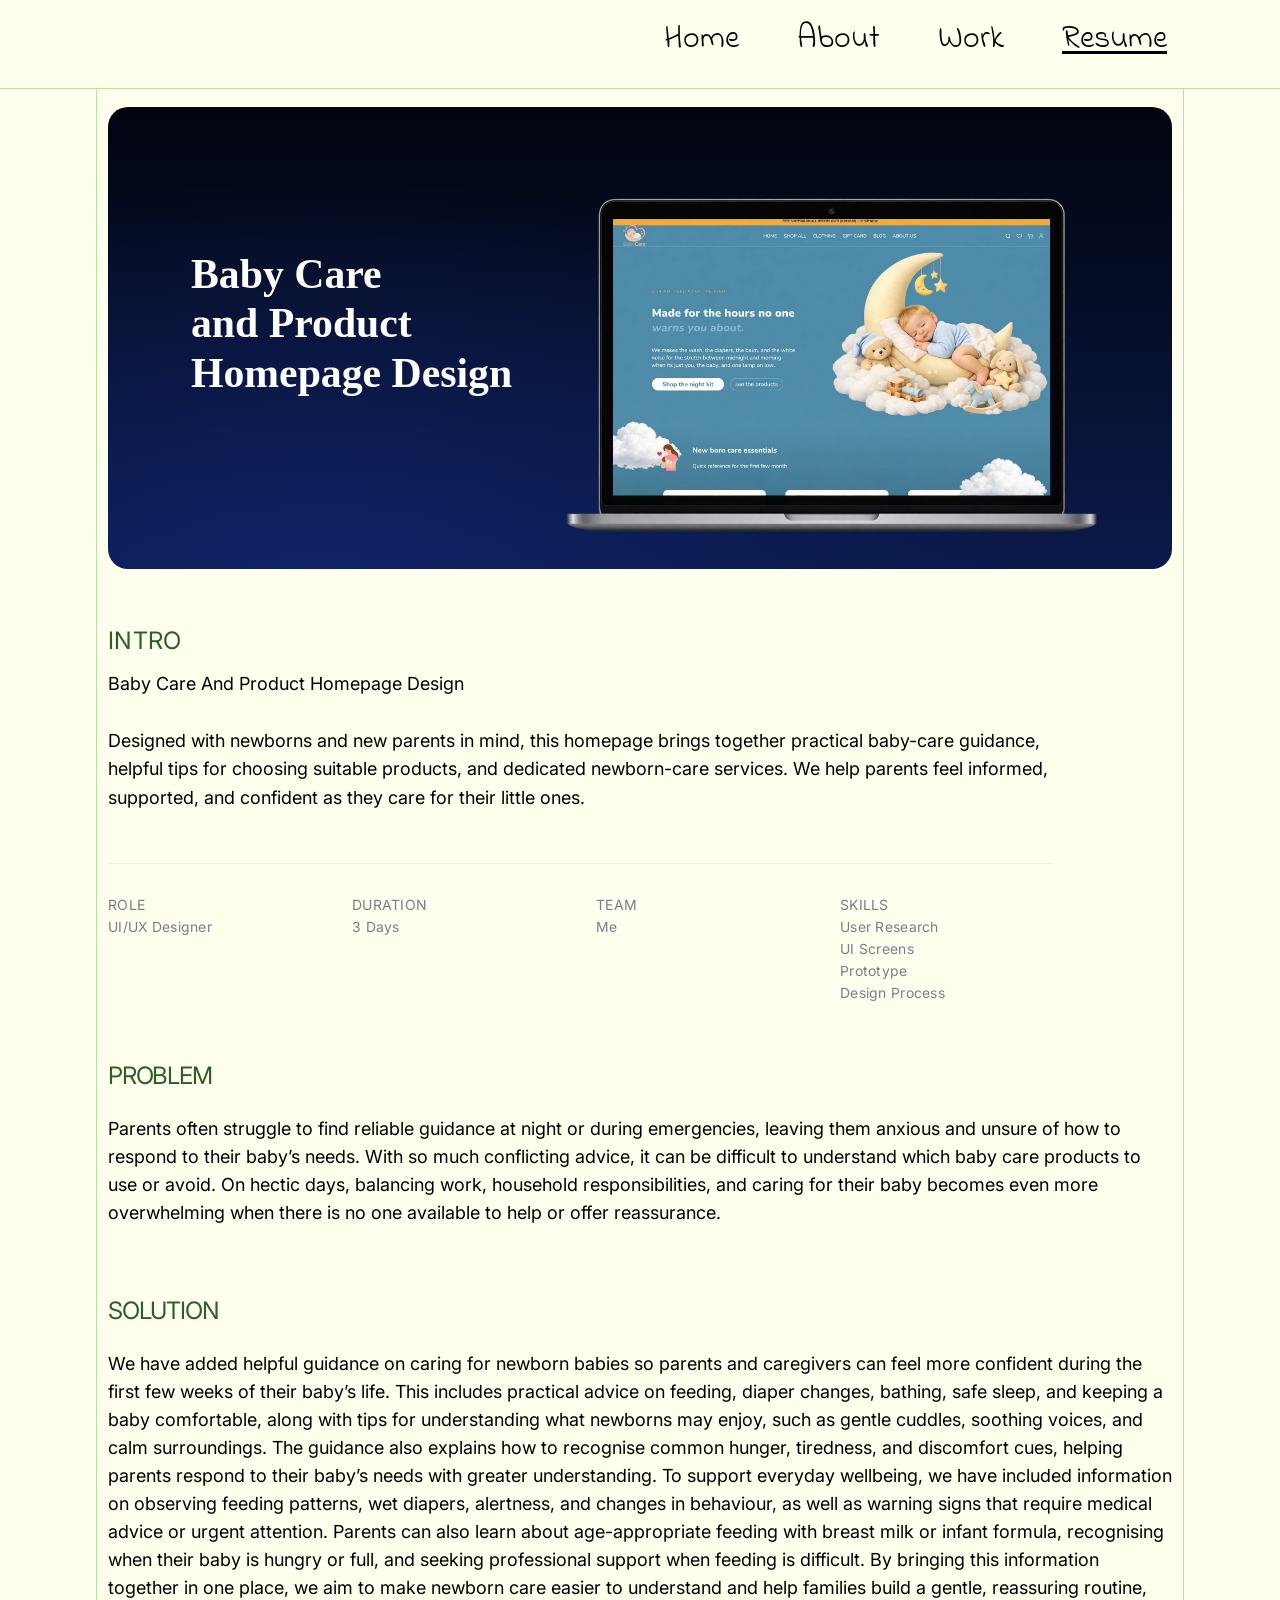
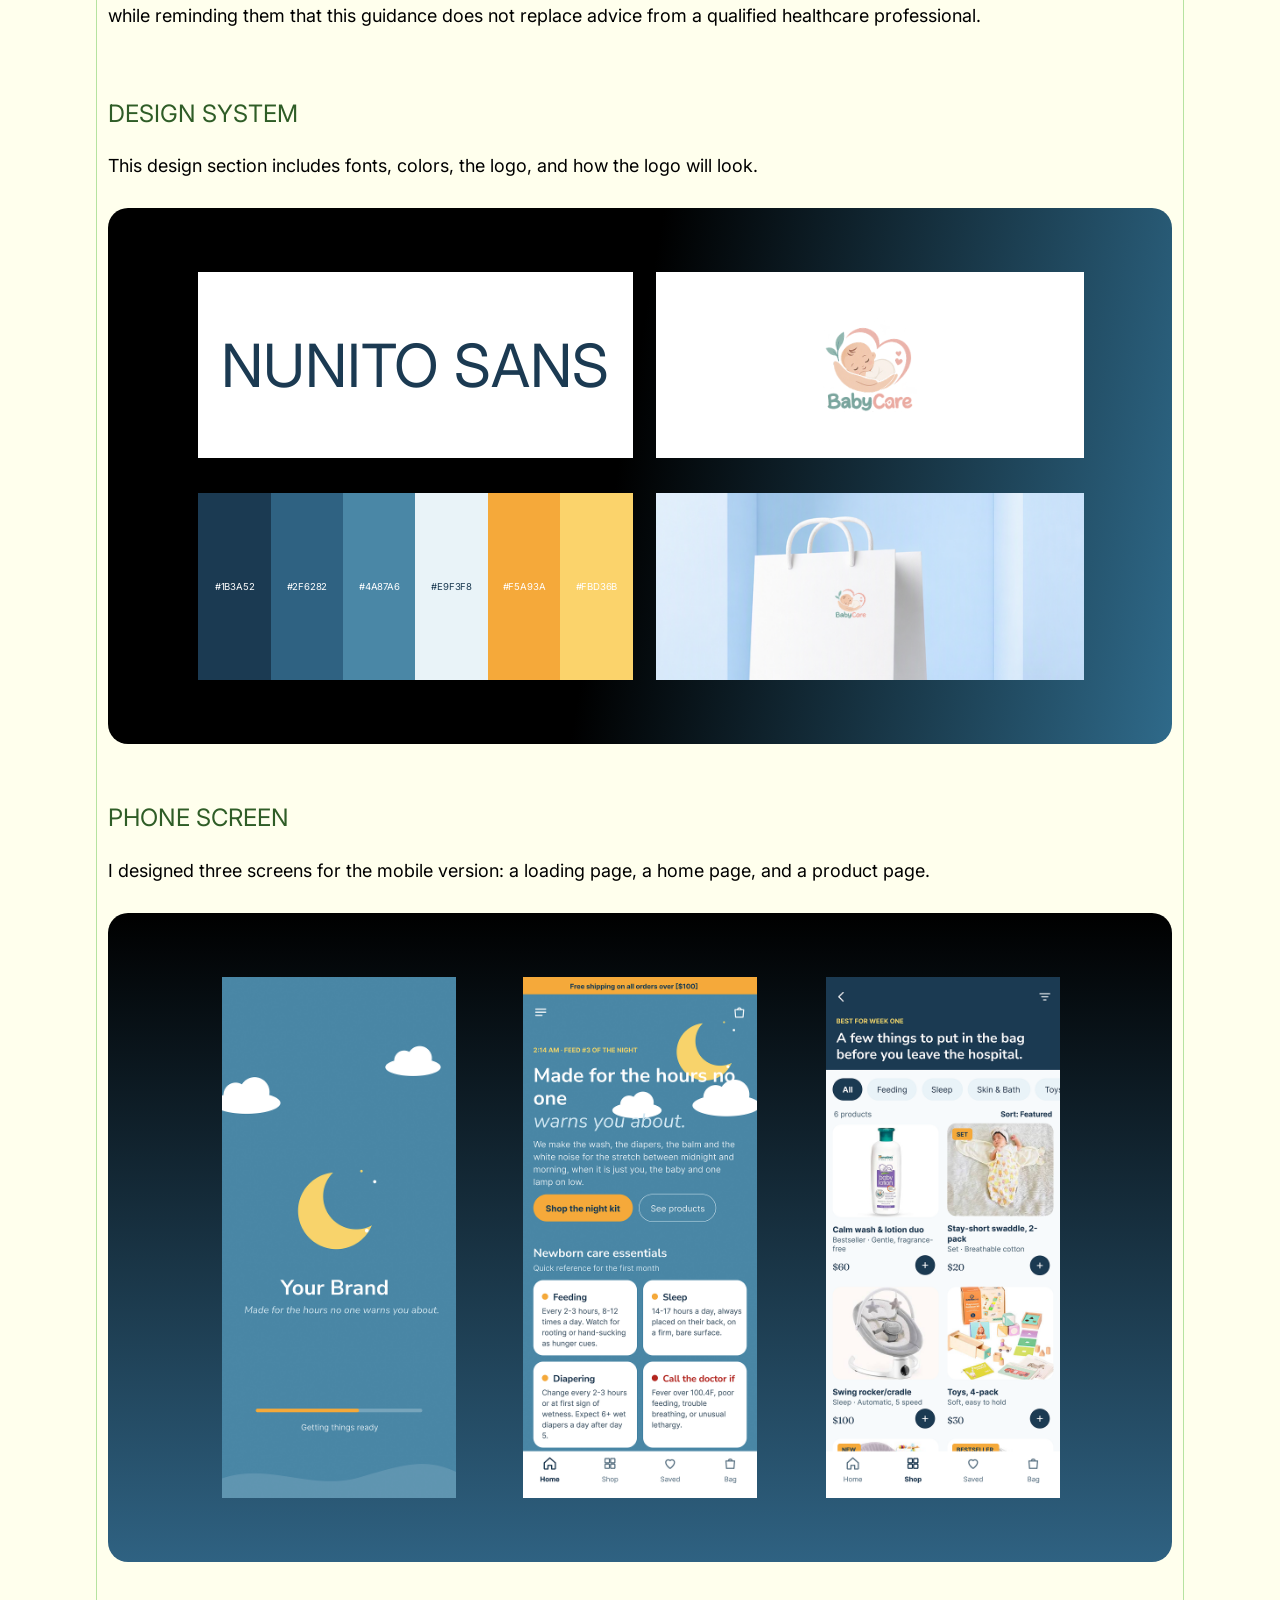
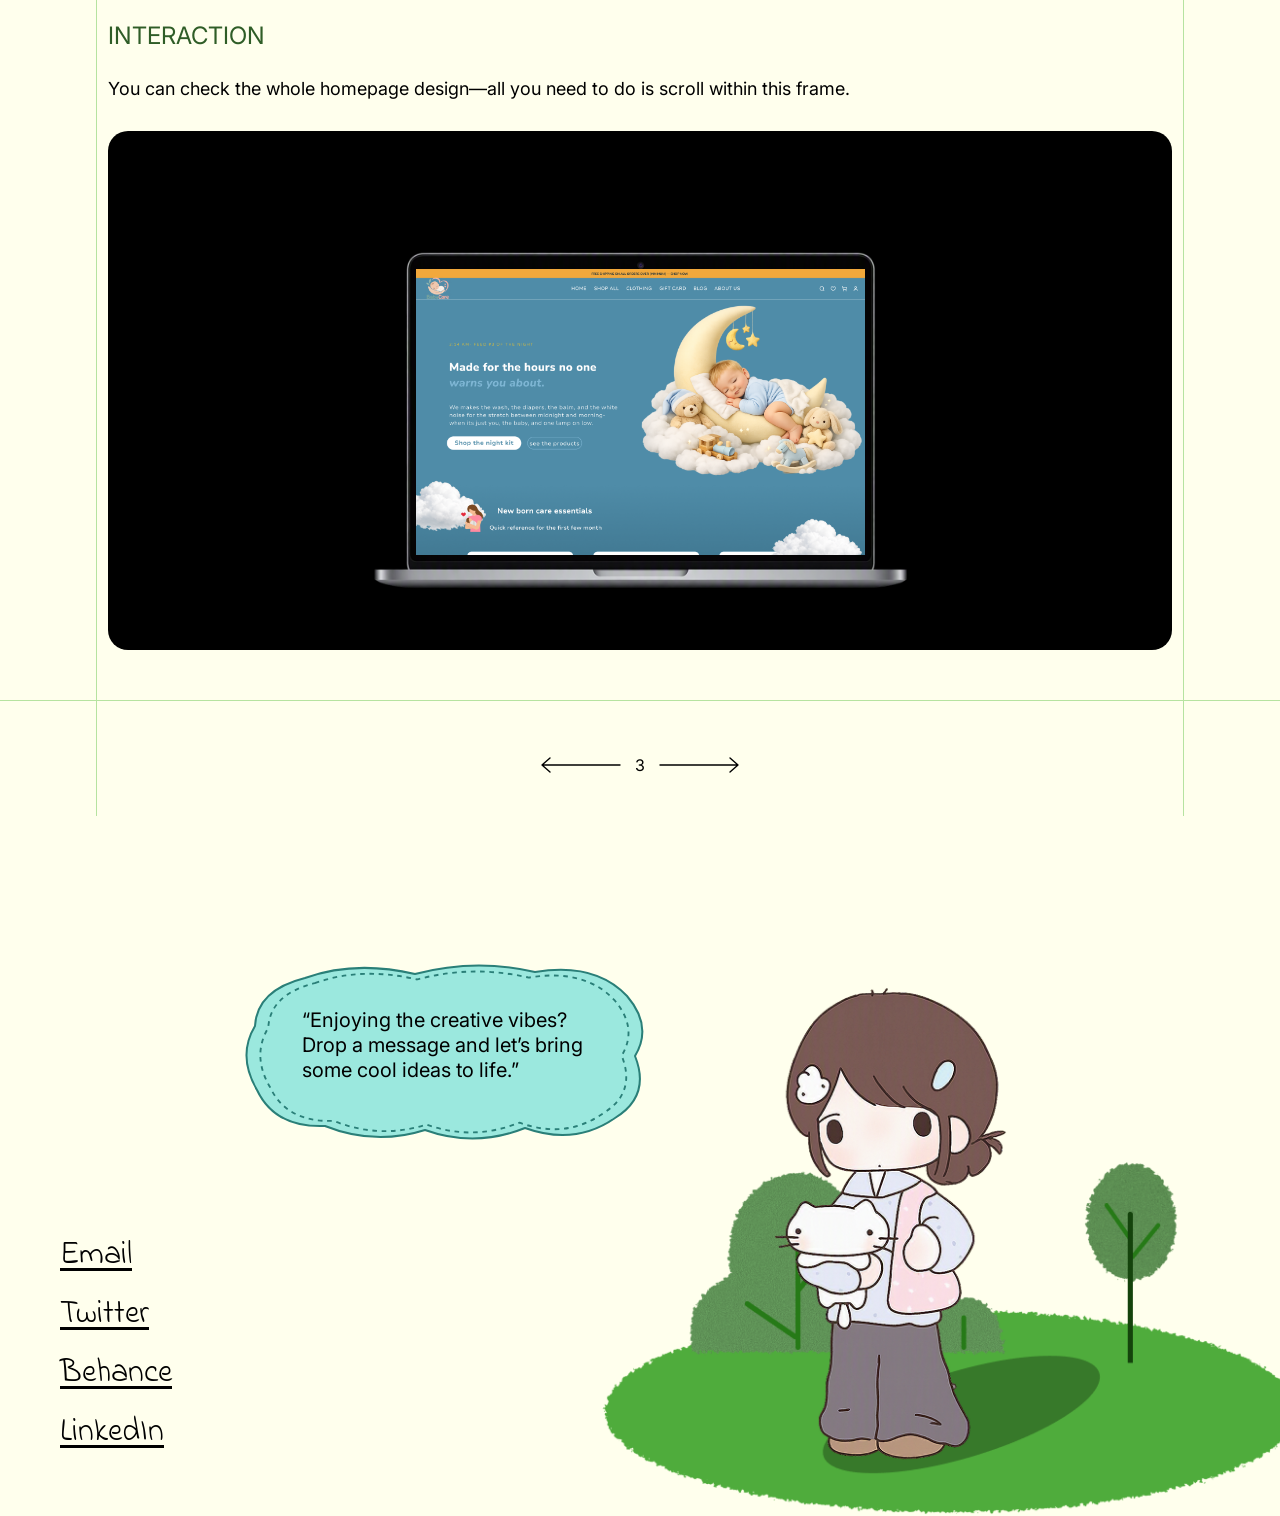
<file: baby.html>
<!DOCTYPE html>
<html lang="en">
<head>
  <meta charset="UTF-8">
  <meta name="viewport" content="width=device-width, initial-scale=1">
  <title>Baby Care and Product Homepage Design | Shruti</title>
  <meta name="description" content="Case study: baby care and product homepage design by Shruti, UI/UX designer.">

  <link rel="preconnect" href="https://fonts.googleapis.com">
  <link rel="preconnect" href="https://fonts.gstatic.com" crossorigin>
  <link href="https://fonts.googleapis.com/css2?family=Indie+Flower&family=Inter:wght@400;600&family=Kodchasan:wght@300;400&display=swap" rel="stylesheet">

  <link rel="stylesheet" href="style.css">
  <link rel="stylesheet" href="case-study.css">
</head>
<body class="case-page baby">

  <!-- ============ NAV ============ -->
  <header class="nav">
    <nav>
      <a href="index.html" class="nav-link">Home</a>
      <a href="index.html#about" class="nav-link">About</a>
      <a href="index.html#work" class="nav-link">Work</a>
      <a class="nav-link resume" target="_blank" rel="noopener"
         href="https://docs.google.com/document/d/1Fq07MR3kYUTQDHrZHHtpbiQUqaGQn5fz/edit?usp=sharing&ouid=103130059409186794077&rtpof=true&sd=true">Resume</a>
    </nav>
  </header>

  <main class="case">
    <div class="case-body">

      <!-- ============ BANNER: dark gradient (code) + title (code) + laptop (one normal image) ============ -->
      <div class="frame bb-banner">
        <h1 class="bb-title">Baby Care<br>and Product<br>Homepage Design</h1>
        <img class="bb-laptop" src="images/case3-laptop.png" alt="Baby care homepage on a laptop">
      </div>

      <!-- ============ INTRO ============ -->
      <section class="block intro">
        <h2 class="case-h">INTRO</h2>
        <p class="sub">Baby Care And Product Homepage Design</p>
        <p class="text">Designed with newborns and new parents in mind, this homepage brings together practical baby-care guidance, helpful tips for choosing suitable products, and dedicated newborn-care services. We help parents feel informed, supported, and confident as they care for their little ones.</p>

        <div class="meta">
          <div><span class="label">ROLE</span><span>UI/UX Designer</span></div>
          <div><span class="label">DURATION</span><span>3 Days</span></div>
          <div><span class="label">TEAM</span><span>Me</span></div>
          <div>
            <span class="label">SKILLS</span>
            <span>User Research</span>
            <span>UI Screens</span>
            <span>Prototype</span>
            <span>Design Process</span>
          </div>
        </div>
      </section>

      <!-- ============ PROBLEM ============ -->
      <section class="block">
        <h2 class="case-h tight">PROBLEM</h2>
        <p class="text">Parents often struggle to find reliable guidance at night or during emergencies, leaving them anxious and unsure of how to respond to their baby’s needs. With so much conflicting advice, it can be difficult to understand which baby care products to use or avoid. On hectic days, balancing work, household responsibilities, and caring for their baby becomes even more overwhelming when there is no one available to help or offer reassurance.</p>
      </section>

      <!-- ============ SOLUTION ============ -->
      <section class="block">
        <h2 class="case-h tight">SOLUTION</h2>
        <p class="text">We have added helpful guidance on caring for newborn babies so parents and caregivers can feel more confident during the first few weeks of their baby’s life. This includes practical advice on feeding, diaper changes, bathing, safe sleep, and keeping a baby comfortable, along with tips for understanding what newborns may enjoy, such as gentle cuddles, soothing voices, and calm surroundings. The guidance also explains how to recognise common hunger, tiredness, and discomfort cues, helping parents respond to their baby’s needs with greater understanding. To support everyday wellbeing, we have included information on observing feeding patterns, wet diapers, alertness, and changes in behaviour, as well as warning signs that require medical advice or urgent attention. Parents can also learn about age-appropriate feeding with breast milk or infant formula, recognising when their baby is hungry or full, and seeking professional support when feeding is difficult. By bringing this information together in one place, we aim to make newborn care easier to understand and help families build a gentle, reassuring routine, while reminding them that this guidance does not replace advice from a qualified healthcare professional.</p>
      </section>

      <!-- ============ DESIGN SYSTEM ============ -->
      <section class="block">
        <h2 class="case-h">DESIGN SYSTEM</h2>
        <p class="text">This design section includes fonts, colors, the logo, and how the logo will look.</p>
        <div class="frame bb-ds">
          <div class="bs-font">NUNITO SANS</div>
          <div class="bs-logo"><img src="images/case3-logo.png" alt="BabyCare logo"></div>
          <div class="bs-swatches">
            <span style="background:#1b3a52;color:#fff">#1B3A52</span>
            <span style="background:#2f6282;color:#fff">#2F6282</span>
            <span style="background:#4a87a6;color:#fff">#4A87A6</span>
            <span style="background:#e9f3f8;color:#1b3a52">#E9F3F8</span>
            <span style="background:#f5a93a;color:#fff">#F5A93A</span>
            <span style="background:#fbd36b;color:#fff">#FBD36B</span>
          </div>
          <img class="bs-bag" src="images/case3-bag.jpg" alt="Shopping bag with the logo">
        </div>
      </section>

      <!-- ============ PHONE SCREEN ============ -->
      <section class="block">
        <h2 class="case-h">PHONE SCREEN</h2>
        <p class="text">I designed three screens for the mobile version: a loading page, a home page, and a product page.</p>
        <div class="frame bb-phones">
          <img class="bp-phone bp-1" src="images/case3-loading-screen.png" alt="Loading screen">
          <img class="bp-phone bp-2" src="images/case3-home-screen.png"    alt="Home screen">
          <img class="bp-phone bp-3" src="images/case3-product-screen.png" alt="Product screen">
        </div>
      </section>

      <!-- ============ INTERACTION: scroll the homepage inside the laptop ============ -->
      <section class="block">
        <h2 class="case-h">INTERACTION</h2>
        <p class="text">You can check the whole homepage design—all you need to do is scroll within this frame.</p>
        <div class="frame bb-interaction">
          <div class="lap">
            <img class="lap-img" src="images/case3-interaction-laptop.png" alt="Laptop">
            <!-- this box is the laptop screen. The long homepage picture inside it scrolls. -->
            <div class="lap-screen" tabindex="0" aria-label="Scrollable homepage design">
              <img src="images/case3-homepage-full.png" alt="Full baby care homepage design">
            </div>
          </div>
        </div>
      </section>

    </div>

    <!-- ============ PREVIOUS / NEXT ============ -->
    <div class="pager">
      <a href="rapido.html" class="pager-arrow prev" aria-label="Previous case study">
        <svg viewBox="0 0 82 20" aria-hidden="true"><path d="M2 10H80M72 3l8 7-8 7" fill="none" stroke="#000" stroke-width="1.4" stroke-linecap="round" stroke-linejoin="round"/></svg>
      </a>
      <span>3</span>
      <a href="baby.html" class="pager-arrow next" aria-label="Next case study"> <!-- CHANGE: link to the next case study -->
        <svg viewBox="0 0 82 20" aria-hidden="true"><path d="M2 10H80M72 3l8 7-8 7" fill="none" stroke="#000" stroke-width="1.4" stroke-linecap="round" stroke-linejoin="round"/></svg>
      </a>
    </div>

  </main>

  <!-- ============ CONTACT ============ -->
  <section id="contact" class="contact">
    <ul class="links script">
      <li><a href="mailto:shrutiverma0228@gmail.com">Email</a></li>
      <li><a href="https://x.com/Shrutiverma28" target="_blank" rel="noopener">Twitter</a></li>
      <li><a href="https://www.behance.net/shrutiverma1" target="_blank" rel="noopener">Behance</a></li>
      <li><a href="https://www.linkedin.com/in/shruti-verma-085108373?trk=contact-info" target="_blank" rel="noopener">LinkedIn</a></li>
    </ul>

    <div class="scene">
      <div class="bubble" id="bubble">
        <svg viewBox="0 0 419 192" aria-hidden="true">
          <path id="cloudShape" d="M70 22 Q120 4 180 18 Q240 2 300 16 Q360 6 392 40 Q418 70 400 100 Q416 140 380 162 Q340 190 290 172 Q240 192 190 174 Q140 190 90 170 Q40 172 22 134 Q2 100 20 70 Q22 34 70 22 Z"
                fill="#9be8de" stroke="#2a7f78" stroke-width="2"/>
          <use href="#cloudShape" transform="translate(209.5 96) scale(.93) translate(-209.5 -96)"
               fill="none" stroke="#2a7f78" stroke-width="1.5" stroke-dasharray="5 5"/>
        </svg>
        <p id="bubble-text">“Enjoying the creative vibes? Drop a message and let’s bring some cool ideas to life.”</p>
      </div>
      <div class="ground"></div>
      <div class="tree"></div>
      <img class="girl" src="images/contact-girl.png" alt="Illustration of Shruti holding a cat">
    </div>
  </section>

  <script src="https://cdnjs.cloudflare.com/ajax/libs/gsap/3.12.5/gsap.min.js"></script>
  <script src="script.js"></script>
</body>
</html>
</file>
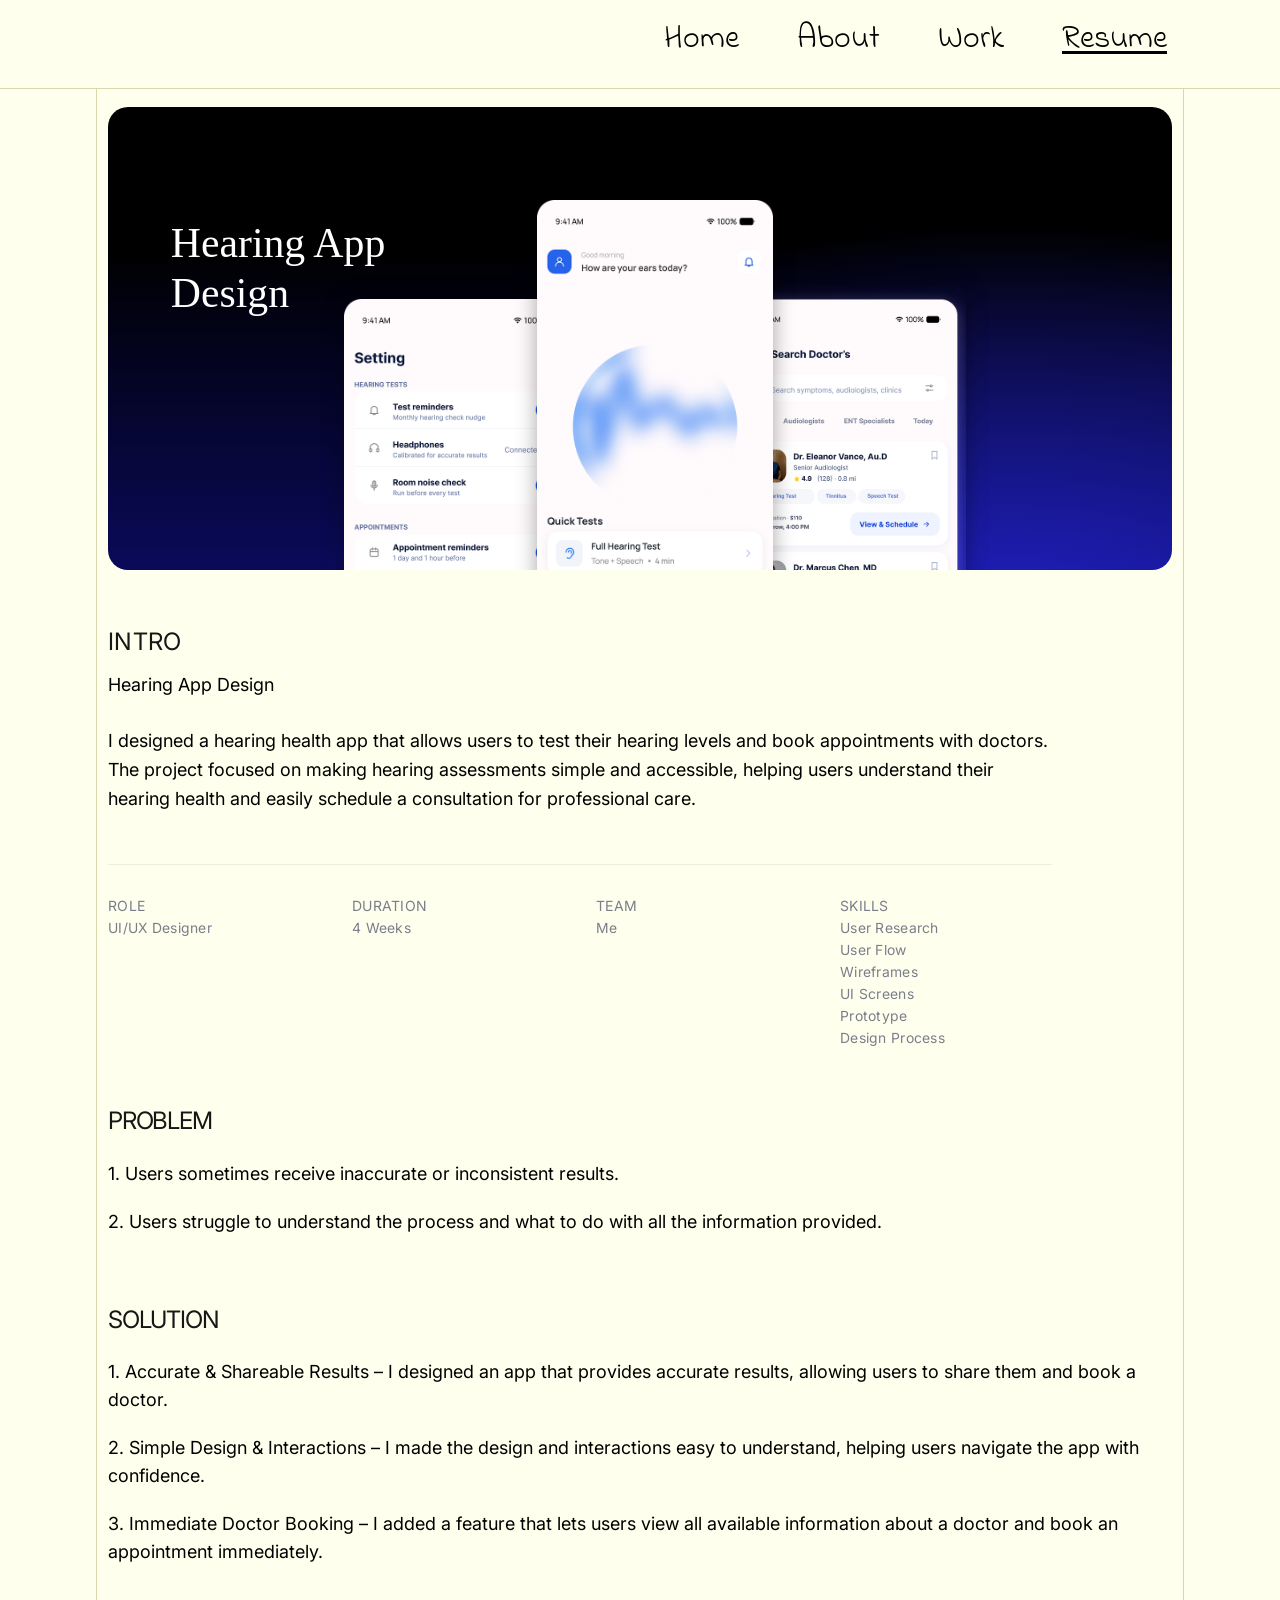
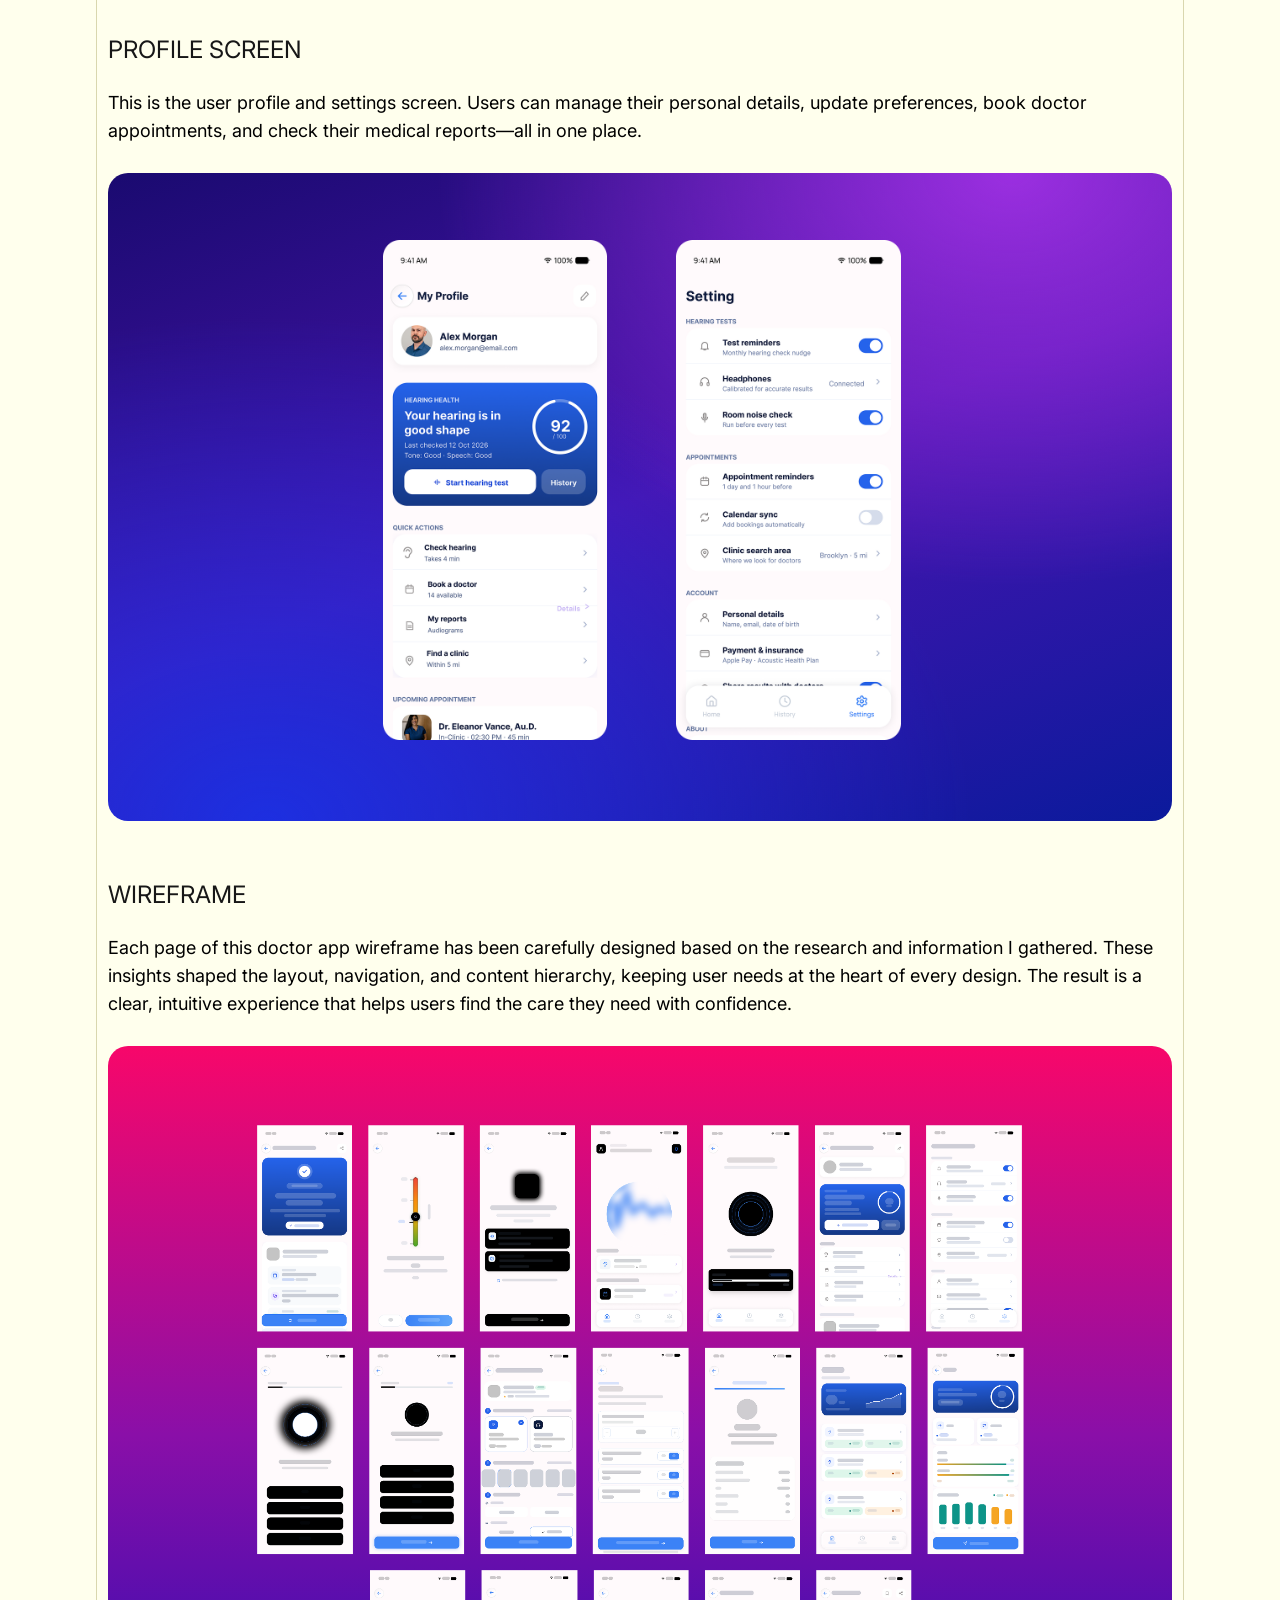
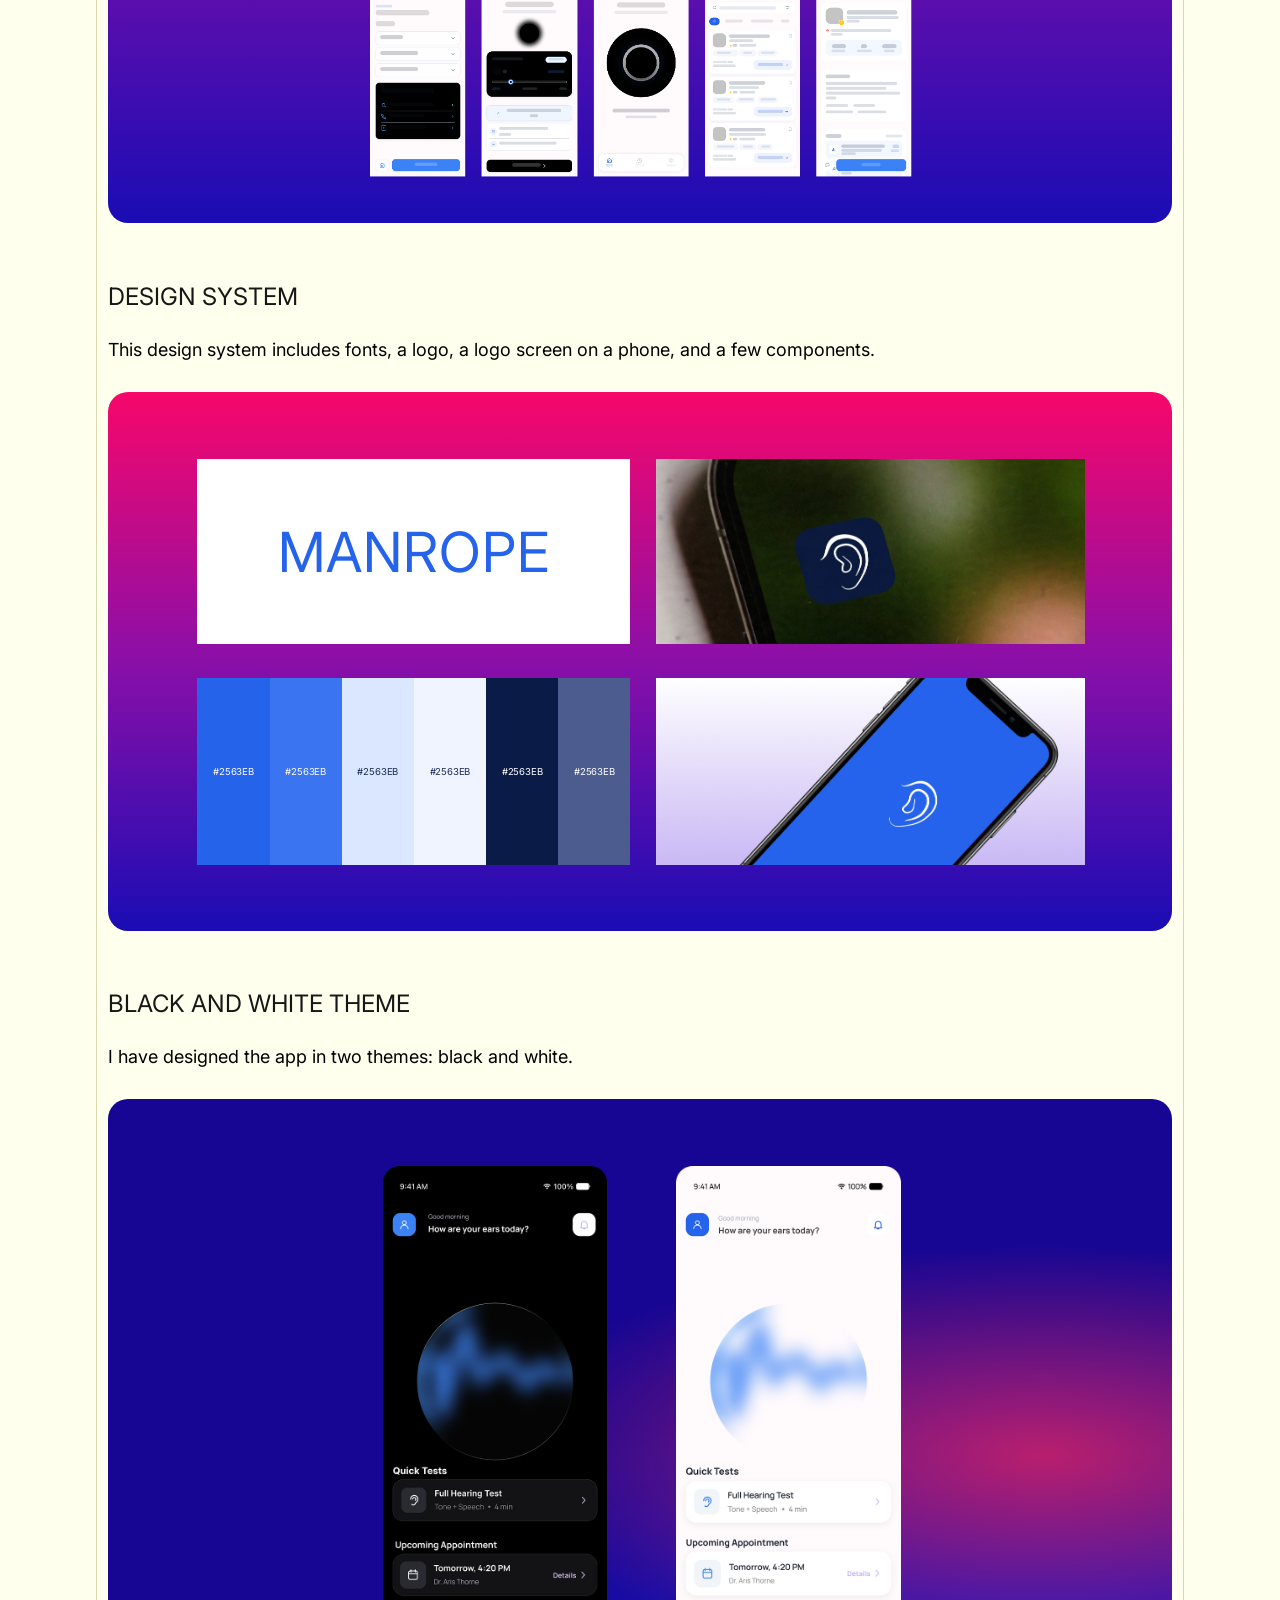
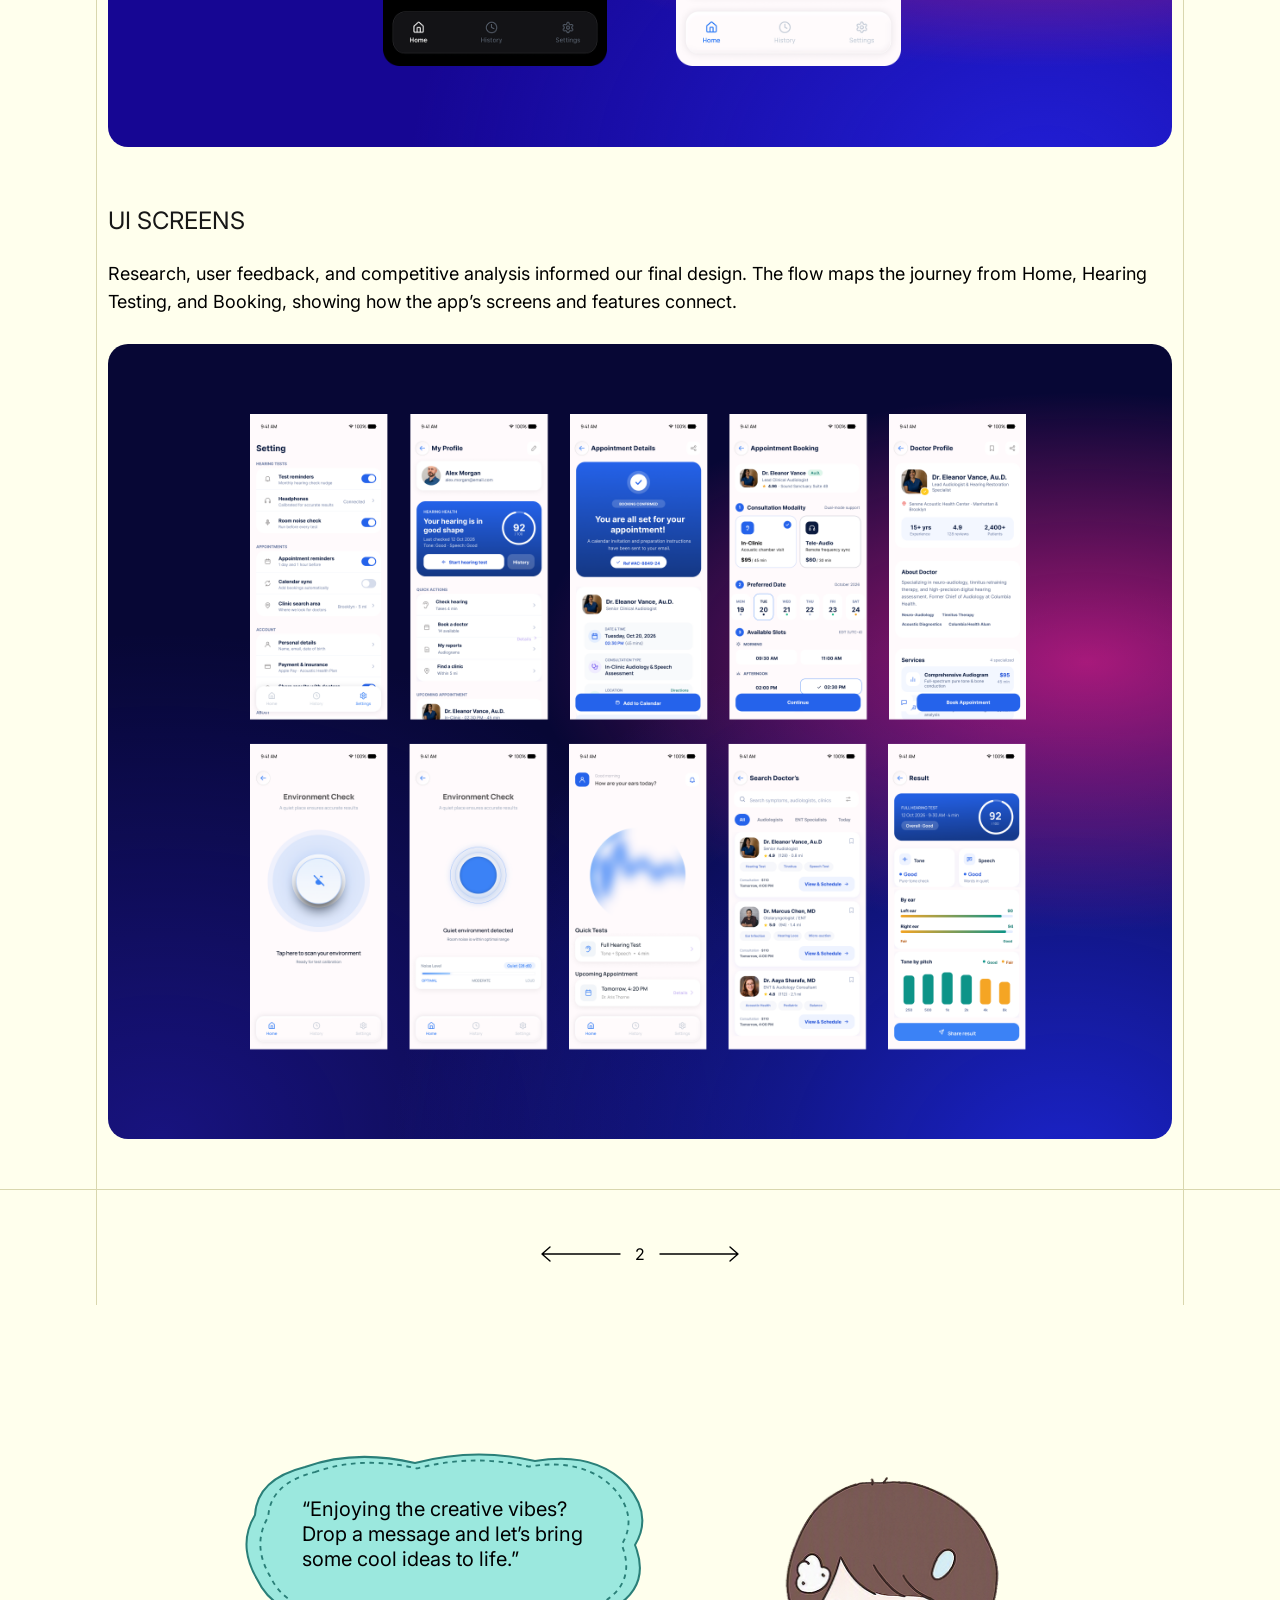
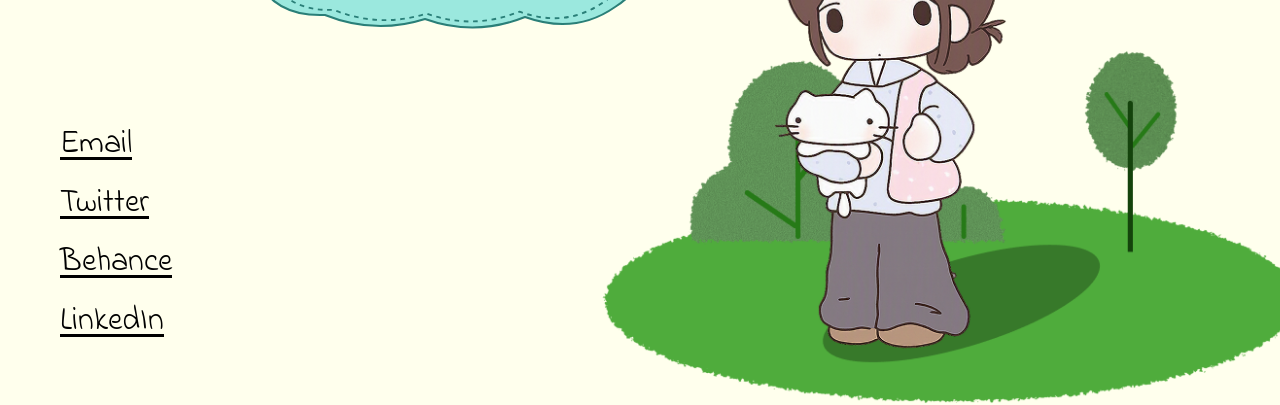
<file: hearing.html>
<!DOCTYPE html>
<html lang="en">
<head>
  <meta charset="UTF-8">
  <meta name="viewport" content="width=device-width, initial-scale=1">
  <title>Hearing App Design | Shruti</title>
  <meta name="description" content="Case study: hearing app design by Shruti, UI/UX designer.">

  <link rel="preconnect" href="https://fonts.googleapis.com">
  <link rel="preconnect" href="https://fonts.gstatic.com" crossorigin>
  <link href="https://fonts.googleapis.com/css2?family=Indie+Flower&family=Inter:wght@400;600&family=Kodchasan:wght@300;400&display=swap" rel="stylesheet">

  <link rel="stylesheet" href="style.css">
  <link rel="stylesheet" href="case-study.css">
</head>
<body class="case-page hearing">

  <!-- ============ NAV ============ -->
  <header class="nav">
    <nav>
      <a href="index.html" class="nav-link">Home</a>
      <a href="index.html#about" class="nav-link">About</a>
      <a href="index.html#work" class="nav-link">Work</a>
      <a class="nav-link resume" target="_blank" rel="noopener"
         href="https://docs.google.com/document/d/1Fq07MR3kYUTQDHrZHHtpbiQUqaGQn5fz/edit?usp=sharing&ouid=103130059409186794077&rtpof=true&sd=true">Resume</a>
    </nav>
  </header>

  <main class="case">
    <div class="case-body">

      <!-- ============ BANNER: dark gradient (code) + 3 screens (images) ============ -->
      <div class="frame h-banner">
        <img class="hb-phone hb-left"   src="images/case2-setting-screen.png"  alt="Settings screen">
        <img class="hb-phone hb-right"  src="images/case2-doctors-screen.png"  alt="Search doctors screen">
        <img class="hb-phone hb-center" src="images/case2-home-light.png"      alt="Home screen">
        <h1 class="h-title">Hearing App<br>Design</h1>
      </div>

      <!-- ============ INTRO ============ -->
      <section class="block intro">
        <h2 class="case-h">INTRO</h2>
        <p class="sub">Hearing App Design</p>
        <p class="text">I designed a hearing health app that allows users to test their hearing levels and book appointments with doctors. The project focused on making hearing assessments simple and accessible, helping users understand their hearing health and easily schedule a consultation for professional care.</p>

        <div class="meta">
          <div><span class="label">ROLE</span><span>UI/UX Designer</span></div>
          <div><span class="label">DURATION</span><span>4 Weeks</span></div>
          <div><span class="label">TEAM</span><span>Me</span></div>
          <div>
            <span class="label">SKILLS</span>
            <span>User Research</span>
            <span>User Flow</span>
            <span>Wireframes</span>
            <span>UI Screens</span>
            <span>Prototype</span>
            <span>Design Process</span>
          </div>
        </div>
      </section>

      <!-- ============ PROBLEM ============ -->
      <section class="block">
        <h2 class="case-h tight">PROBLEM</h2>
        <p class="text">1. Users sometimes receive inaccurate or inconsistent results.</p>
        <p class="text">2. Users struggle to understand the process and what to do with all the information provided.</p>
      </section>

      <!-- ============ SOLUTION ============ -->
      <section class="block">
        <h2 class="case-h tight">SOLUTION</h2>
        <p class="text">1. Accurate &amp; Shareable Results – I designed an app that provides accurate results, allowing users to share them and book a doctor.</p>
        <p class="text">2. Simple Design &amp; Interactions – I made the design and interactions easy to understand, helping users navigate the app with confidence.</p>
        <p class="text">3. Immediate Doctor Booking – I added a feature that lets users view all available information about a doctor and book an appointment immediately.</p>
      </section>

      <!-- ============ PROFILE SCREEN ============ -->
      <section class="block">
        <h2 class="case-h">PROFILE SCREEN</h2>
        <p class="text">This is the user profile and settings screen. Users can manage their personal details, update preferences, book doctor appointments, and check their medical reports—all in one place.</p>
        <div class="frame h-two h-bg-purple">
          <img class="h2-phone p-left"  src="images/case2-profile-screen.png" alt="My profile screen">
          <img class="h2-phone p-right" src="images/case2-setting-screen.png" alt="Settings screen">
        </div>
      </section>

      <!-- ============ WIREFRAME ============ -->
      <section class="block">
        <h2 class="case-h">WIREFRAME</h2>
        <p class="text">Each page of this doctor app wireframe has been carefully designed based on the research and information I gathered. These insights shaped the layout, navigation, and content hierarchy, keeping user needs at the heart of every design. The result is a clear, intuitive experience that helps users find the care they need with confidence.</p>
        <div class="frame h-wire h-bg-pink">
          <img class="h-wire-img" src="images/case2-wireframe.png" alt="Wireframe screens">
        </div>
      </section>

      <!-- ============ DESIGN SYSTEM ============ -->
      <section class="block">
        <h2 class="case-h">DESIGN SYSTEM</h2>
        <p class="text">This design system includes fonts, a logo, a logo screen on a phone, and a few components.</p>
        <div class="frame h-ds h-bg-pink">
          <div class="ds-font">MANROPE</div>
          <img class="ds-photo" src="images/case2-logo-photo.jpg" alt="App logo">
          <div class="ds-swatches">
            <span style="background:#2563eb;color:#fff">#2563EB</span>
            <span style="background:#3b74f0;color:#fff">#2563EB</span>
            <span style="background:#dbe6ff;color:#1b2a5a">#2563EB</span>
            <span style="background:#f0f4ff;color:#1b2a5a">#2563EB</span>
            <span style="background:#0b1b47;color:#fff">#2563EB</span>
            <span style="background:#4c5c8f;color:#fff">#2563EB</span>
          </div>
          <img class="ds-phone" src="images/case2-phone-mockup.jpg" alt="Logo on a phone screen">
        </div>
      </section>

      <!-- ============ BLACK AND WHITE THEME ============ -->
      <section class="block">
        <h2 class="case-h">BLACK AND WHITE THEME</h2>
        <p class="text">I have designed the app in two themes: black and white.</p>
        <div class="frame h-two h-bg-dark">
          <img class="h2-phone p-left"  src="images/case2-home-dark.png"  alt="Home screen, dark theme">
          <img class="h2-phone p-right" src="images/case2-home-light.png" alt="Home screen, light theme">
        </div>
      </section>

      <!-- ============ UI SCREENS ============ -->
      <section class="block">
        <h2 class="case-h">UI SCREENS</h2>
        <p class="text">Research, user feedback, and competitive analysis informed our final design. The flow maps the journey from Home, Hearing Testing, and Booking, showing how the app’s screens and features connect.</p>
        <div class="frame h-ui h-bg-night">
          <img class="h-ui-img" src="images/case2-ui-screens.png" alt="Final UI screens">
        </div>
      </section>

    </div>

    <!-- ============ PREVIOUS / NEXT ============ -->
    <div class="pager">
      <a href="rapido.html" class="pager-arrow prev" aria-label="Previous case study">
        <svg viewBox="0 0 82 20" aria-hidden="true"><path d="M2 10H80M72 3l8 7-8 7" fill="none" stroke="#000" stroke-width="1.4" stroke-linecap="round" stroke-linejoin="round"/></svg>
      </a>
      <span>2</span>
      <a href="baby.html" class="pager-arrow next" aria-label="Next case study"> <!-- CHANGE: link to the next case study -->
        <svg viewBox="0 0 82 20" aria-hidden="true"><path d="M2 10H80M72 3l8 7-8 7" fill="none" stroke="#000" stroke-width="1.4" stroke-linecap="round" stroke-linejoin="round"/></svg>
      </a>
    </div>

  </main>

  <!-- ============ CONTACT ============ -->
  <section id="contact" class="contact">
    <ul class="links script">
      <li><a href="mailto:shrutiverma0228@gmail.com">Email</a></li>
      <li><a href="https://x.com/Shrutiverma28" target="_blank" rel="noopener">Twitter</a></li>
      <li><a href="https://www.behance.net/shrutiverma1" target="_blank" rel="noopener">Behance</a></li>
      <li><a href="https://www.linkedin.com/in/shruti-verma-085108373?trk=contact-info" target="_blank" rel="noopener">LinkedIn</a></li>
    </ul>

    <div class="scene">
      <div class="bubble" id="bubble">
        <svg viewBox="0 0 419 192" aria-hidden="true">
          <path id="cloudShape" d="M70 22 Q120 4 180 18 Q240 2 300 16 Q360 6 392 40 Q418 70 400 100 Q416 140 380 162 Q340 190 290 172 Q240 192 190 174 Q140 190 90 170 Q40 172 22 134 Q2 100 20 70 Q22 34 70 22 Z"
                fill="#9be8de" stroke="#2a7f78" stroke-width="2"/>
          <use href="#cloudShape" transform="translate(209.5 96) scale(.93) translate(-209.5 -96)"
               fill="none" stroke="#2a7f78" stroke-width="1.5" stroke-dasharray="5 5"/>
        </svg>
        <p id="bubble-text">“Enjoying the creative vibes? Drop a message and let’s bring some cool ideas to life.”</p>
      </div>
      <div class="ground"></div>
      <div class="tree"></div>
      <img class="girl" src="images/contact-girl.png" alt="Illustration of Shruti holding a cat">
    </div>
  </section>

  <script src="https://cdnjs.cloudflare.com/ajax/libs/gsap/3.12.5/gsap.min.js"></script>
  <script src="script.js"></script>
</body>
</html>
</file>
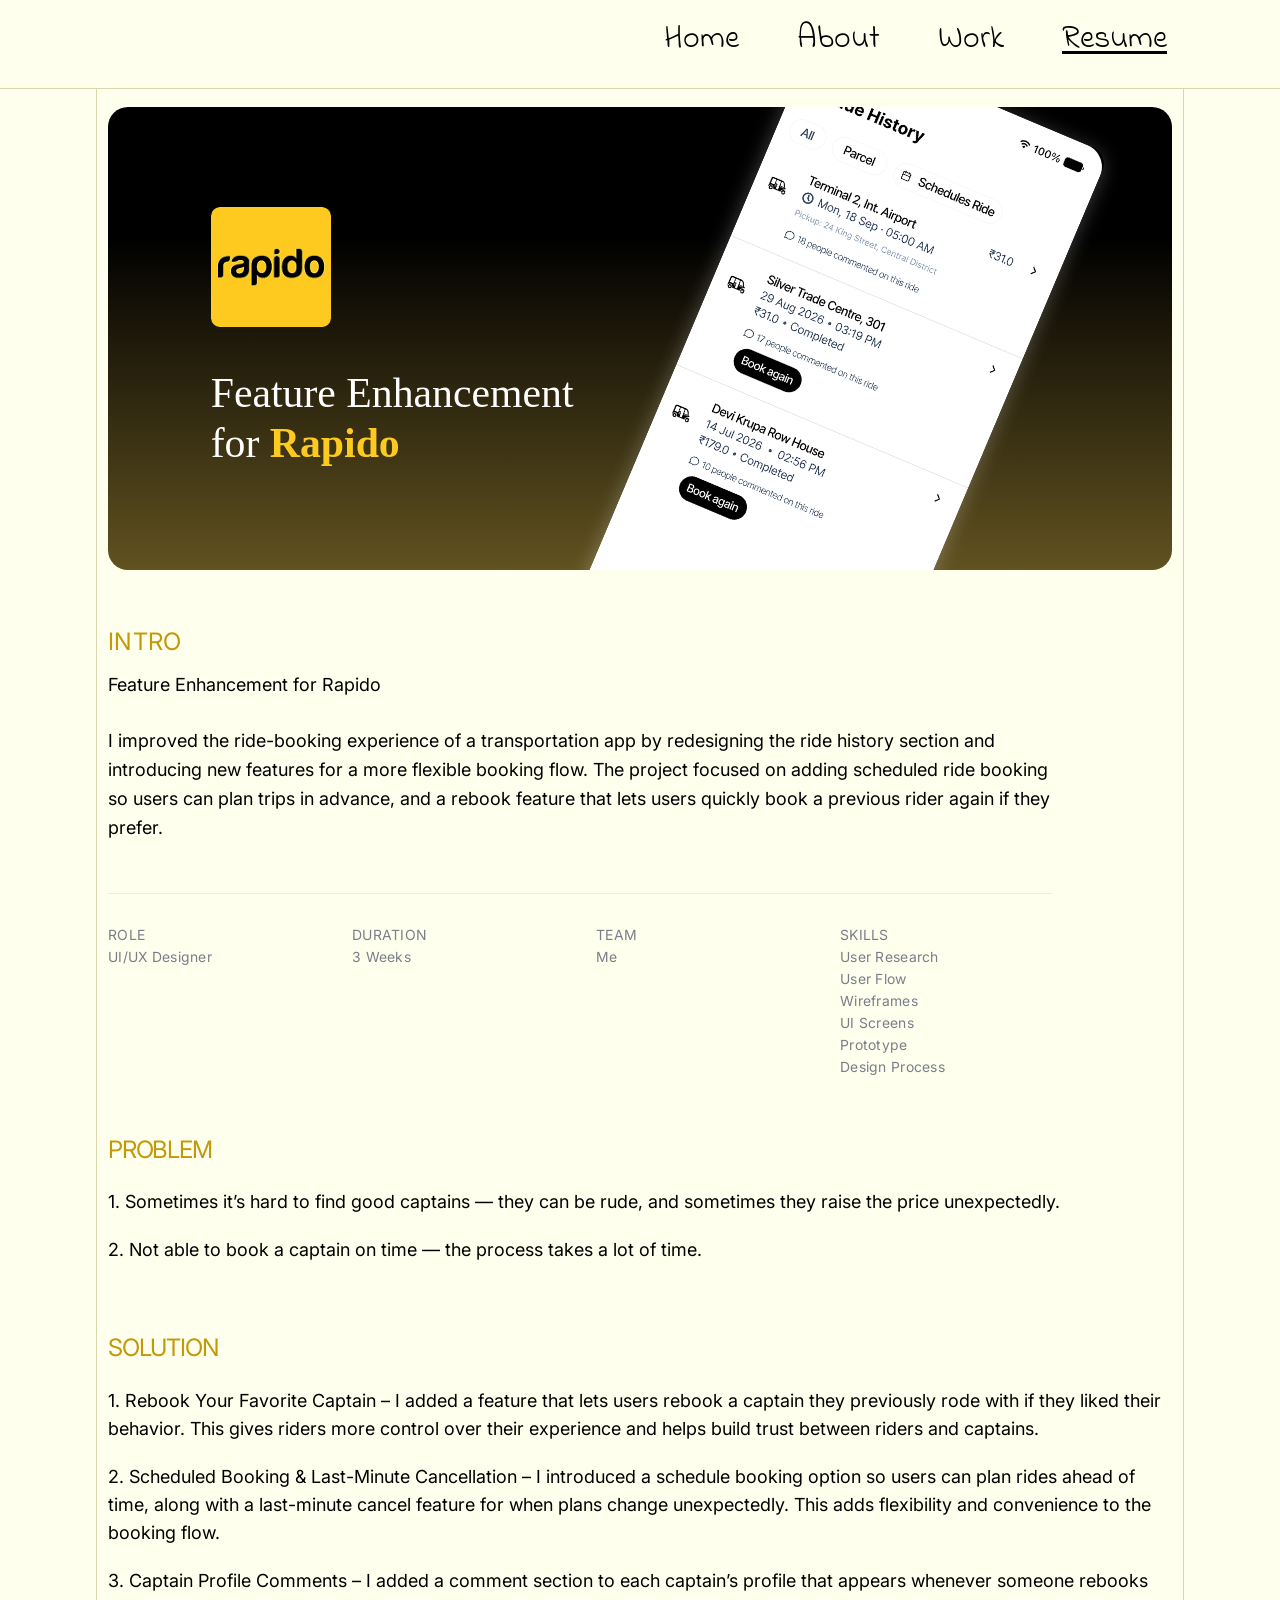
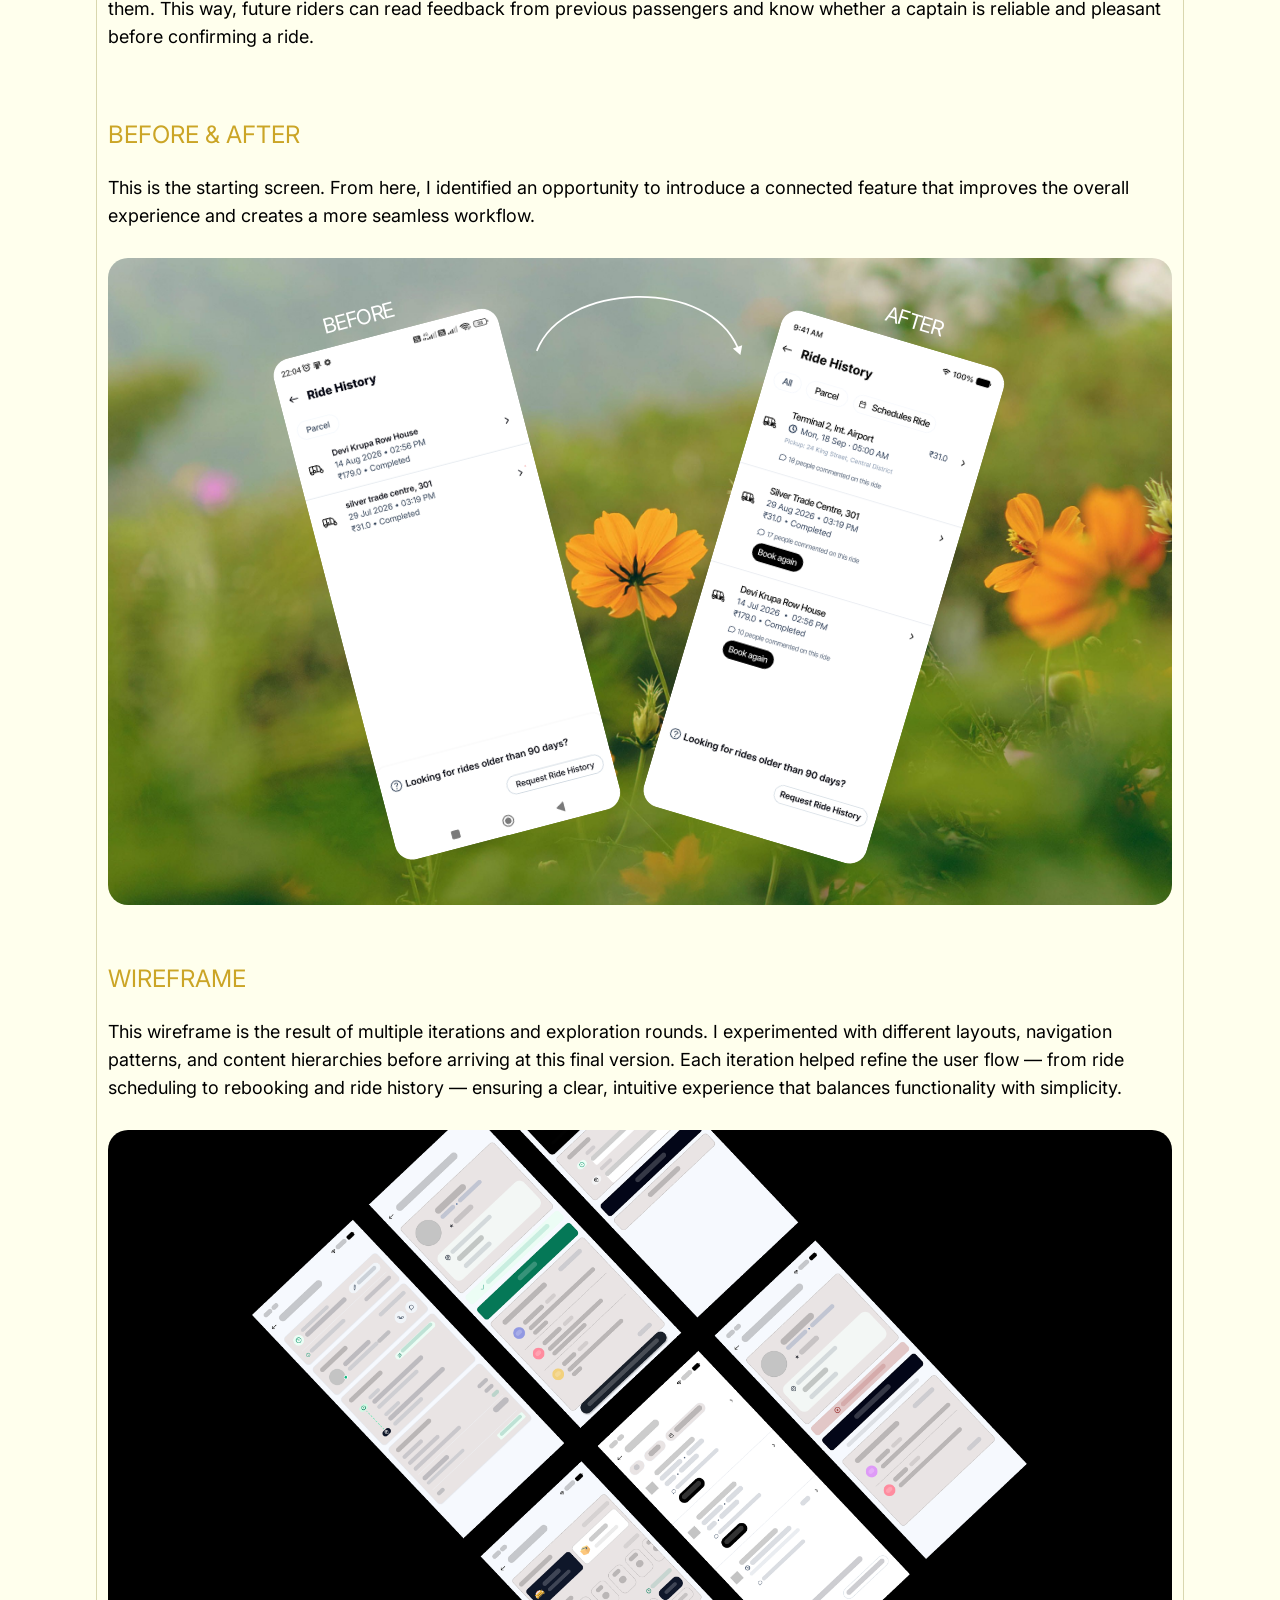
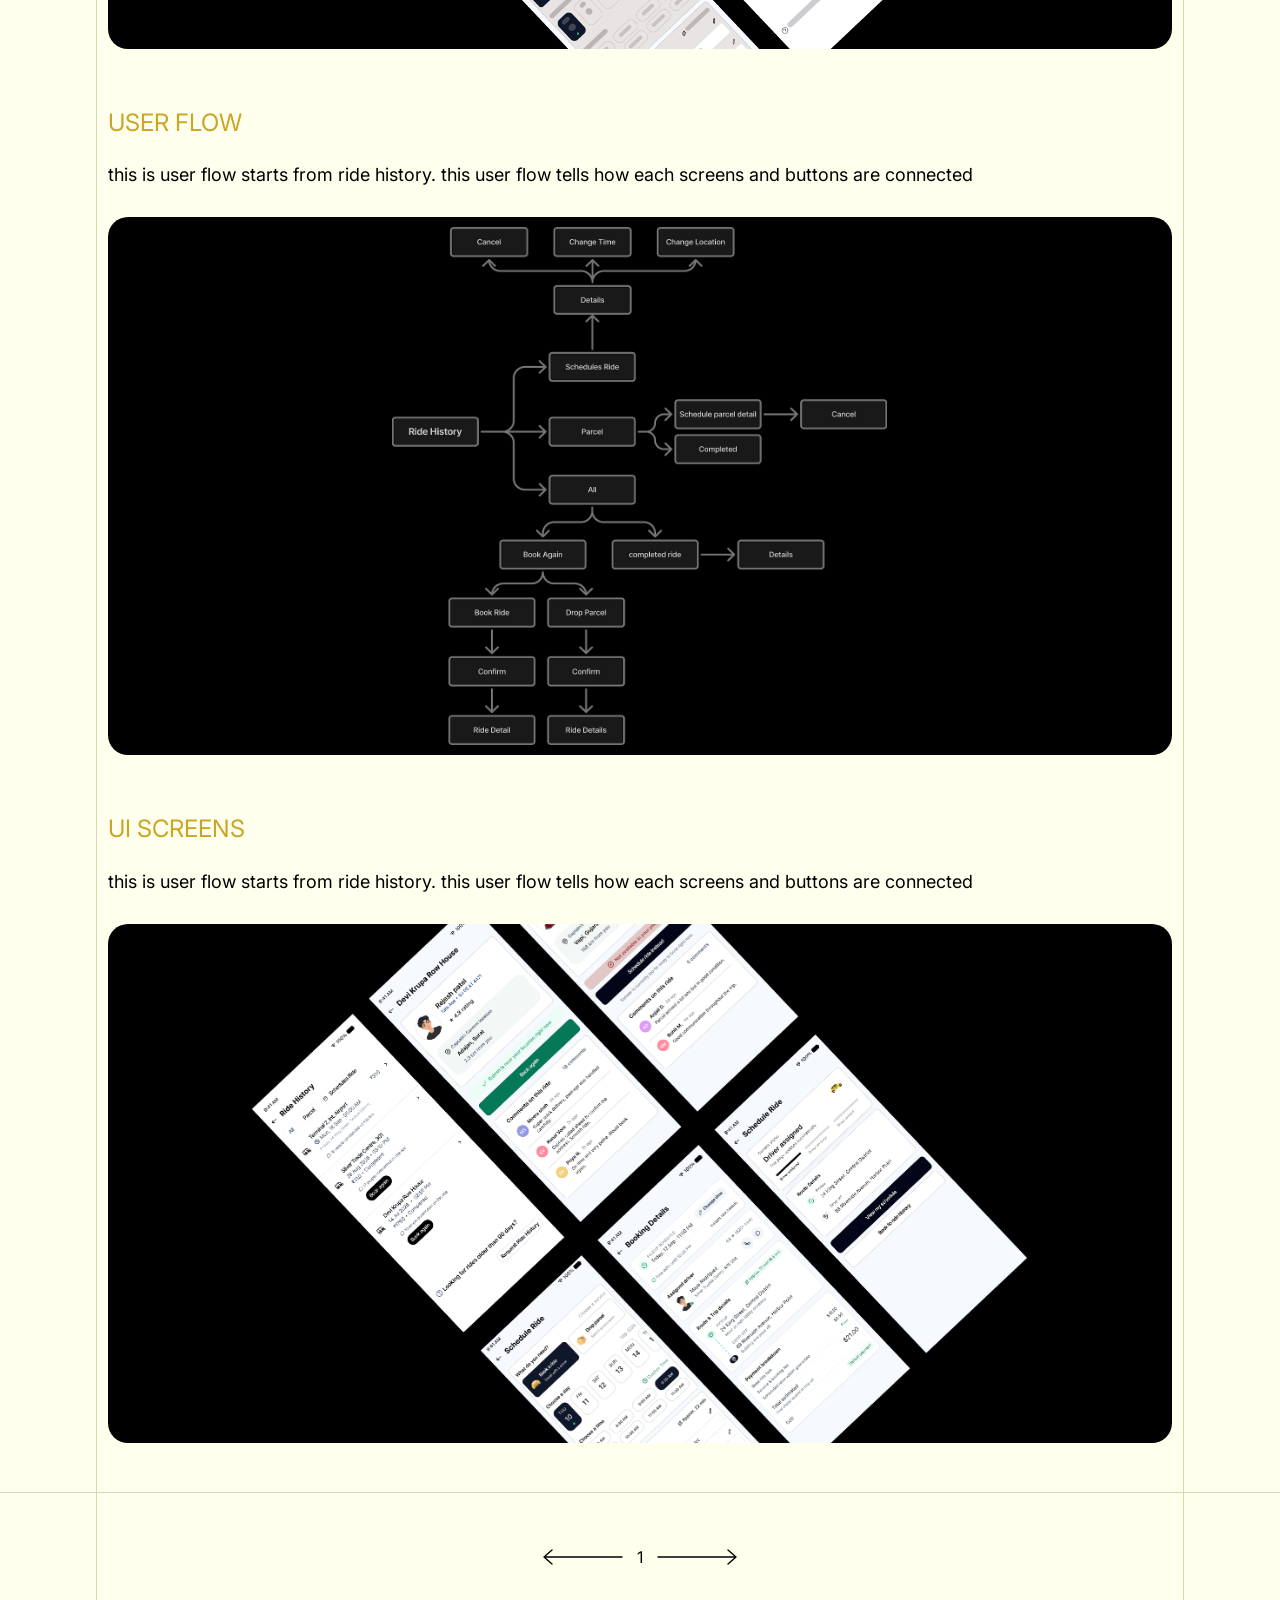
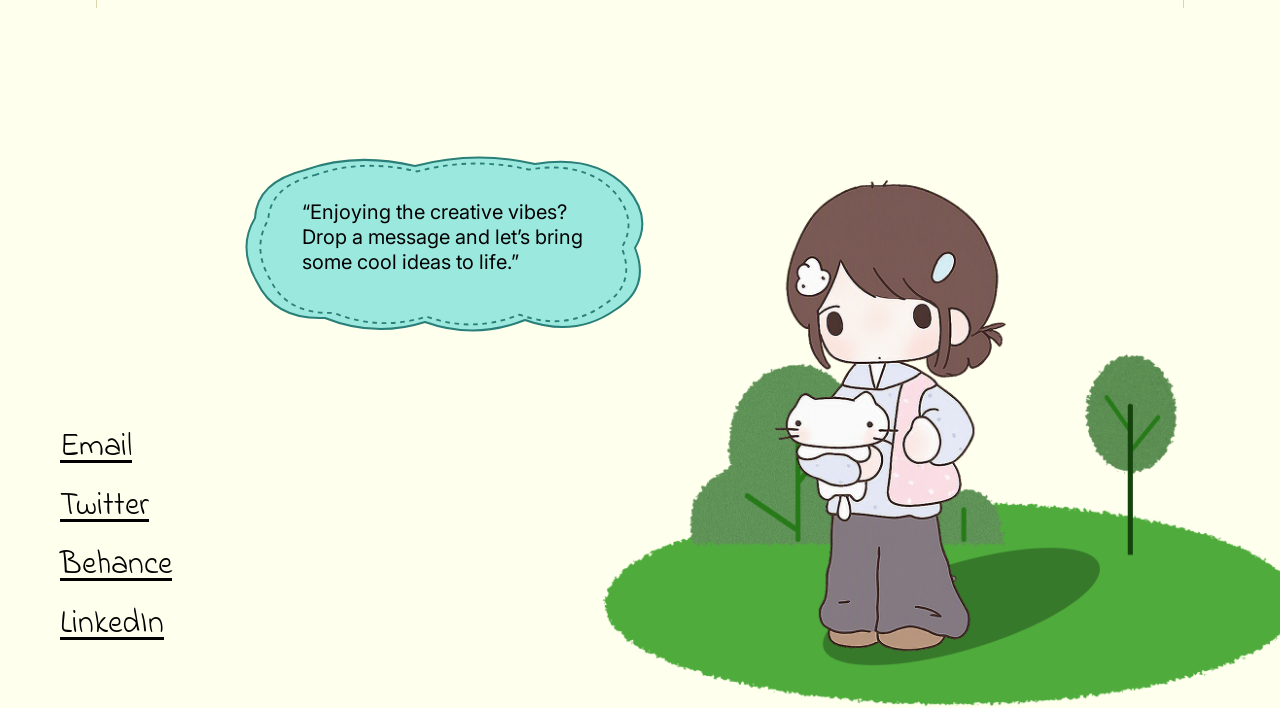
<file: rapido.html>
<!DOCTYPE html>
<html lang="en">
<head>
  <meta charset="UTF-8">
  <meta name="viewport" content="width=device-width, initial-scale=1">
  <title>Feature Enhancement for Rapido | Shruti</title>
  <meta name="description" content="Case study: feature enhancement for Rapido by Shruti, UI/UX designer.">

  <link rel="preconnect" href="https://fonts.googleapis.com">
  <link rel="preconnect" href="https://fonts.gstatic.com" crossorigin>
  <link href="https://fonts.googleapis.com/css2?family=Indie+Flower&family=Inter:wght@400;600&family=Kodchasan:wght@300;400&display=swap" rel="stylesheet">

  <link rel="stylesheet" href="style.css">        <!-- same styles as the home page (nav, contact) -->
  <link rel="stylesheet" href="case-study.css">   <!-- styles only for case study pages -->
</head>
<body class="case-page">

  <!-- ============ NAV (same as home page) ============ -->
  <header class="nav">
    <nav>
      <a href="index.html" class="nav-link">Home</a>
      <a href="index.html#about" class="nav-link">About</a>
      <a href="index.html#work" class="nav-link">Work</a>
      <a class="nav-link resume" target="_blank" rel="noopener"
         href="https://docs.google.com/document/d/1Fq07MR3kYUTQDHrZHHtpbiQUqaGQn5fz/edit?usp=sharing&ouid=103130059409186794077&rtpof=true&sd=true">Resume</a>
    </nav>
  </header>

  <main class="case">
    <div class="case-body">

      <!-- ============ BANNER: gradient rectangle (code) + logo, phone (images) ============ -->
      <div class="frame banner">
        <img class="b-phone" src="images/case1-app-screen.png" alt="Rapido ride history screen">
        <img class="b-logo" src="images/case1-logo.png" alt="Rapido logo">
        <h1 class="b-title">Feature Enhancement<br>for <b>Rapido</b></h1>
      </div>

      <!-- ============ INTRO ============ -->
      <section class="block intro">
        <h2 class="case-h">INTRO</h2>
        <p class="sub">Feature Enhancement for Rapido</p>
        <p class="text">I improved the ride-booking experience of a transportation app by redesigning the ride history section and introducing new features for a more flexible booking flow. The project focused on adding scheduled ride booking so users can plan trips in advance, and a rebook feature that lets users quickly book a previous rider again if they prefer.</p>

        <div class="meta">
          <div><span class="label">ROLE</span><span>UI/UX Designer</span></div>
          <div><span class="label">DURATION</span><span>3 Weeks</span></div>
          <div><span class="label">TEAM</span><span>Me</span></div>
          <div>
            <span class="label">SKILLS</span>
            <span>User Research</span>
            <span>User Flow</span>
            <span>Wireframes</span>
            <span>UI Screens</span>
            <span>Prototype</span>
            <span>Design Process</span>
          </div>
        </div>
      </section>

      <!-- ============ PROBLEM ============ -->
      <section class="block">
        <h2 class="case-h tight">PROBLEM</h2>
        <p class="text">1. Sometimes it’s hard to find good captains — they can be rude, and sometimes they raise the price unexpectedly.</p>
        <p class="text">2. Not able to book a captain on time — the process takes a lot of time.</p>
      </section>

      <!-- ============ SOLUTION ============ -->
      <section class="block">
        <h2 class="case-h tight">SOLUTION</h2>
        <p class="text">1. Rebook Your Favorite Captain – I added a feature that lets users rebook a captain they previously rode with if they liked their behavior. This gives riders more control over their experience and helps build trust between riders and captains.</p>
        <p class="text">2. Scheduled Booking &amp; Last-Minute Cancellation – I introduced a schedule booking option so users can plan rides ahead of time, along with a last-minute cancel feature for when plans change unexpectedly. This adds flexibility and convenience to the booking flow.</p>
        <p class="text">3. Captain Profile Comments – I added a comment section to each captain’s profile that appears whenever someone rebooks them. This way, future riders can read feedback from previous passengers and know whether a captain is reliable and pleasant before confirming a ride.</p>
      </section>

      <!-- ============ BEFORE & AFTER: flower photo (image) + 2 screens (images) + labels & arrow ============ -->
      <section class="block">
        <h2 class="case-h">BEFORE &amp; AFTER</h2>
        <p class="text">This is the starting screen. From here, I identified an opportunity to introduce a connected feature that improves the overall experience and creates a more seamless workflow.</p>

        <div class="frame ba" style="background-image:url('images/case1-flower.jpg')">
          <img class="ba-phone before" src="images/case1-before-screen.png" alt="Ride history screen before">
          <img class="ba-phone after"  src="images/case1-app-screen.png"    alt="Ride history screen after">
          <img class="ba-arrow" src="images/case1-curved-arrow.svg" alt="">
          <span class="ba-label l-before">BEFORE</span>
          <span class="ba-label l-after">AFTER</span>
        </div>
      </section>

      <!-- ============ WIREFRAME: black rectangle (code) + screens (image) ============ -->
      <section class="block">
        <h2 class="case-h">WIREFRAME</h2>
        <p class="text">This wireframe is the result of multiple iterations and exploration rounds. I experimented with different layouts, navigation patterns, and content hierarchies before arriving at this final version. Each iteration helped refine the user flow — from ride scheduling to rebooking and ride history — ensuring a clear, intuitive experience that balances functionality with simplicity.</p>
        <div class="frame wire">
          <img class="tilted" src="images/case1-wireframe.png" alt="Wireframe screens">
        </div>
      </section>

      <!-- ============ USER FLOW ============ -->
      <section class="block">
        <h2 class="case-h">USER FLOW</h2>
        <!-- text kept exactly as in the Figma (including the typo "stsrts") -->
        <p class="text">this is user flow starts from ride history. this user flow tells how each screens and buttons are connected</p>
        <div class="frame flow">
          <img class="flow-img" src="images/case1-userflow.png" alt="User flow diagram">
        </div>
      </section>

      <!-- ============ UI SCREENS ============ -->
      <section class="block">
        <h2 class="case-h">UI SCREENS</h2>
        <p class="text">this is user flow starts from ride history. this user flow tells how each screens and buttons are connected</p>
        <div class="frame wire">
          <img class="tilted" src="images/case1-ui-screens.png" alt="Final UI screens">
        </div>
      </section>

    </div>

    <!-- ============ PREVIOUS / NEXT (arrows are drawn in code) ============ -->
    <div class="pager">
      <a href="index.html#work" class="pager-arrow prev" aria-label="Back to work">
        <svg viewBox="0 0 82 20" aria-hidden="true"><path d="M2 10H80M72 3l8 7-8 7" fill="none" stroke="#000" stroke-width="1.4" stroke-linecap="round" stroke-linejoin="round"/></svg>
      </a>
      <span>1</span>
      <a href="hearing.html" class="pager-arrow next" aria-label="Next case study"> <!-- CHANGE: link to the next case study -->
        <svg viewBox="0 0 82 20" aria-hidden="true"><path d="M2 10H80M72 3l8 7-8 7" fill="none" stroke="#000" stroke-width="1.4" stroke-linecap="round" stroke-linejoin="round"/></svg>
      </a>
    </div>

  </main>

  <!-- ============ CONTACT (same as home page) ============ -->
  <section id="contact" class="contact">
    <ul class="links script">
      <li><a href="mailto:shrutiverma0228@gmail.com">Email</a></li>
      <li><a href="https://x.com/Shrutiverma28" target="_blank" rel="noopener">Twitter</a></li>
      <li><a href="https://www.behance.net/shrutiverma1" target="_blank" rel="noopener">Behance</a></li>
      <li><a href="https://www.linkedin.com/in/shruti-verma-085108373?trk=contact-info" target="_blank" rel="noopener">LinkedIn</a></li>
    </ul>

    <div class="scene">
      <div class="bubble" id="bubble">
        <svg viewBox="0 0 419 192" aria-hidden="true">
          <path id="cloudShape" d="M70 22 Q120 4 180 18 Q240 2 300 16 Q360 6 392 40 Q418 70 400 100 Q416 140 380 162 Q340 190 290 172 Q240 192 190 174 Q140 190 90 170 Q40 172 22 134 Q2 100 20 70 Q22 34 70 22 Z"
                fill="#9be8de" stroke="#2a7f78" stroke-width="2"/>
          <use href="#cloudShape" transform="translate(209.5 96) scale(.93) translate(-209.5 -96)"
               fill="none" stroke="#2a7f78" stroke-width="1.5" stroke-dasharray="5 5"/>
        </svg>
        <p id="bubble-text">“Enjoying the creative vibes? Drop a message and let’s bring some cool ideas to life.”</p>
      </div>
      <div class="ground"></div>
      <div class="tree"></div>
      <img class="girl" src="images/contact-girl.png" alt="Illustration of Shruti holding a cat">
    </div>
  </section>

  <script src="https://cdnjs.cloudflare.com/ajax/libs/gsap/3.12.5/gsap.min.js"></script>
  <script src="script.js"></script>
</body>
</html>
</file>
<file: style.css>
/* =====================================================
   COLORS & FONTS  (edit here to change the whole site)
   ===================================================== */
:root {
  --bg: #ffffed;
  --text: #000;
  --yellow: #fbd500;
  --green: #57be43;
  --font-script: 'Indie Flower', cursive;   /* nav + headings */
  --font-hero: 'Kodchasan', sans-serif;     /* hero text */
  --font-body: 'Inter', sans-serif;         /* cards */
  --page-width: 1440px;
  --side: 80px;                             /* left/right space on desktop */
}

* { box-sizing: border-box; margin: 0; padding: 0; }
html { scroll-behavior: smooth; scroll-padding-top: 90px; }
body {
  background: var(--bg);
  color: var(--text);
  font-family: var(--font-body);
  overflow-x: hidden;
}
img { display: block; max-width: 100%; }
a { color: inherit; }
.script { font-family: var(--font-script); font-weight: 400; }
.yellow { color: var(--yellow); }

/* =====================================================
   NAV
   ===================================================== */
.nav {
  position: fixed; top: 0; left: 0; right: 0; z-index: 50;
  height: 89px;
  background: var(--bg);
  display: flex; align-items: center; justify-content: flex-end;
  padding: 0 99px 0 70px;
}
.nav nav { display: flex; gap: 30px; }
.nav-link {
  position: relative;
  font-family: var(--font-script);
  font-size: 32px;
  text-decoration: none;
  padding: 0 14px 10px;
}
/* green wavy underline on hover and on the section you are in */
.nav-link:not(.resume)::after {
  content: ""; position: absolute; left: 10%; right: 10%; bottom: 0; height: 8px;
  background: url("data:image/svg+xml,%3Csvg xmlns='http://www.w3.org/2000/svg' width='16' height='8' viewBox='0 0 16 8'%3E%3Cpath d='M0 4 Q4 0 8 4 T16 4' fill='none' stroke='%2357be43' stroke-width='2'/%3E%3C/svg%3E") repeat-x center / 16px 8px;
  opacity: 0; transform: scaleX(.3);
  transition: opacity .25s, transform .3s;
}
.nav-link:hover::after,
.nav-link.active::after { opacity: 1; transform: scaleX(1); }
.nav-link.resume { text-decoration: underline; text-underline-offset: 4px; }

section { position: relative; }

/* =====================================================
   HERO
   ===================================================== */
.hero { padding-top: 180px; max-width: var(--page-width); margin: 0 auto; }
.hero-text { padding: 0 var(--side); display: flex; flex-direction: column; gap: 15px; }
.hero h1 {
  font-family: var(--font-hero); font-weight: 400; font-size: 36px;
  padding: 10px 0;
}
.hero p {
  font-family: var(--font-hero); font-weight: 300; font-size: 20px; line-height: 1.3;
  padding: 10px 0; max-width: 1279px;
}

/* meadow = her animation as a looping video */
.meadow { width: 100%; margin-top: -10px; overflow: hidden; }
.meadow video { display: block; width: 100%; height: auto; }

/* =====================================================
   SELECTED WORK
   ===================================================== */
.work { max-width: var(--page-width); margin: 0 auto; padding: 150px 108px 0; }
.work h2 { font-size: 32px; padding: 10px 0 26px; }
.cards { display: flex; flex-direction: column; gap: 30px; padding-bottom: 60px; }

.card {
  background-color: var(--card-color);
  display: flex; align-items: center; justify-content: center; gap: 82px;
  min-height: 520px; padding: 48px 40px;
  border-radius: 20px;
}

.card-info {
  width: 351px; min-height: 424px;
  display: flex; flex-direction: column; justify-content: space-between;
}
.card-info > div { padding-top: 60px; }
.year, .duration { font-size: 24px; color: rgba(0,0,0,.6); padding: 10px; }
.card h3 { font-size: 32px; font-weight: 600; padding: 10px; line-height: 1.2; }
.desc { font-size: 20px; color: rgba(0,0,0,.6); padding: 10px; line-height: 1.25; }

.card-visual { display: block; width: 702px; max-width: 100%; text-decoration: none; }
.shots {
  position: relative; width: 100%; aspect-ratio: 702 / 412;
  overflow: hidden; border-radius: 20px;
  background: var(--panel-color);
  margin-bottom: -40px;
}
.shots img {
  position: absolute; width: 34.2%;
 
  transition: transform .5s cubic-bezier(.2,.8,.2,1);
}
.s-left   { left: 7.4%;  top: 14.2%; }
.s-right  { left: 57.7%; top: 14.2%; }
.s-center { left: 32%;   top: 8.4%; z-index: 2; }
/* hover: the side phones fan out a little */
.card-visual:hover .s-left   { transform: rotate(-5deg) translateX(-6px); }
.card-visual:hover .s-right  { transform: rotate(5deg)  translateX(6px); }
.card-visual:hover .s-center { transform: translateY(-8px); }

.shots.single img { position: absolute; left: 13.7%; top: 17.5%; width: 72.6%; box-shadow: none; }
.card-visual:hover .s-one { transform: scale(1.03); }

.view {
  position: relative; z-index: 3;
  display: flex; align-items: center; justify-content: center; gap: 10px;
  height: 62px; background: #0a0202; color: #fcf9f9;
  font-size: 24px;
}
.view img { width: 43px; transition: transform .3s; }
.card-visual:hover .view img { transform: translateX(8px); }

/* =====================================================
   ABOUT
   ===================================================== */
.about { max-width: var(--page-width); margin: 0 auto; padding: 160px 29px 0; }
.grass { position: relative; padding: 70px 65px; }
.grass::before {           /* the green frame, with rough grassy edges */
  content: ""; position: absolute; inset: 0;
  background: var(--green); border-radius: 20px;
  filter: url(#rough);
}
.grass > * { position: relative; }
.about-card {
  position: relative; background: #fff; border-radius: 10px;
  min-height: 683px; padding: 54px 40px 40px 37px;
  box-shadow: 0 6px 18px rgba(0,0,0,.25);
}
.about-text { width: 60%; max-width: 753px; }
.about-text h2 { font-size: 32px; padding: 10px; }
.about-text p { font-family: var(--font-hero); font-weight: 300; font-size: 20px; letter-spacing: .6px; line-height: 1.3; padding: 10px; }
.job { display: flex; align-items: center; gap: 10px; padding: 34px 10px 10px; font-size: 20px; }
.dot { width: 20px; height: 20px; border-radius: 50%; background: var(--yellow); }
.job-date { margin-left: auto; }

.tools { width: 748px; max-width: 100%; overflow: hidden; margin-top: 190px; }
.tools-track { display: flex; gap: 63px; width: max-content; animation: slide 28s linear infinite; }
.tools-track img { width: 70px; height: 70px; flex: none; }
@keyframes slide { to { transform: translateX(-50%); } }

.profile { position: absolute; right: 54px; top: 50%; transform: translateY(-50%); width: 301px; max-width: 28%; }
.about-butterfly { position: absolute; right: 52px; top: 66px; width: 57px; }

.tag { position: absolute; display: flex; align-items: center; gap: 6px; font-family: 'Kodchasan', sans-serif; font-size: 16px; }
.tag img { width: 24px; }
.tag-sketch { right: 40px;  bottom: 80px; color: #f3663e; transform: rotate(25deg); }
.tag-write  { right: 60px; bottom: 80px; color: #df46aa; transform: rotate(-16deg); }
.tag-read   { right: 70px;  bottom: 90px; color: #c96e70; transform: rotate(20deg); }

.cloud { position: absolute; width: 220px; z-index: 5; }
.c1 { left: -10px;  top: -80px; }
.c2 { right: 60px;  top: -75px; }
.c3 { left: 50%;    bottom: -60px; transform: translateX(-50%); }

/* =====================================================
   CONTACT
   ===================================================== */
.contact {
  max-width: var(--page-width); margin: 0 auto;
  padding: 140px 60px 0;
  display: flex; align-items: flex-end; gap: 60px; min-height: 700px;
}
.links { list-style: none; width: 115px; padding-bottom: 60px; display: flex; flex-direction: column; gap: 12px; }
.links a { font-size: 32px; text-underline-offset: 5px; display: inline-block; transition: transform .25s; }
.links a:hover { transform: translateX(6px) rotate(-3deg); }

.scene { position: relative; flex: 1; max-width: 960px; height: 560px; }
.bubble { position: absolute; left: 0; top: 0; width: 419px; height: 192px; transition: opacity .6s; }
.bubble svg { position: absolute; inset: 0; width: 100%; height: 100%; overflow: visible; }
.bubble p { position: absolute; left: 16%; right: 15%; top: 27%; font-size: 20px; line-height: 1.25; }
.bubble.fade { opacity: 0; }



.girl { position: absolute; left: 60%; bottom: 0; width: 700px; transform: translateX(-30%); }

/* =====================================================
   SCROLL-IN REVEAL (JS adds .in)
   ===================================================== */
.reveal { opacity: 0; transform: translateY(40px); transition: opacity .8s, transform .8s cubic-bezier(.2,.8,.2,1); }
.reveal.in { opacity: 1; transform: none; }
.girl.reveal { transform: translate(-30%, 80px); }
.girl.reveal.in { transform: translateX(-30%); }

/* =====================================================
   PHONES & TABLETS
   ===================================================== */
@media (max-width: 1100px) {
  :root { --side: 40px; }
  .work { padding: 120px 30px 0; }
  .card { flex-direction: column; gap: 24px; padding: 30px 24px; min-height: 0; }
  .card-info { width: 100%; min-height: 0; gap: 20px; }
  .card-info > div { padding-top: 0; }
  .card-visual { width: 100%; }
  .about-text { width: 100%; }
  .profile { position: relative; right: auto; top: auto; transform: none; display: block; margin: 20px auto 0; width: 220px; max-width: 60%; }
  .tools { margin-top: 30px; }
  .tag-write { right: auto; left: 40%; }
}

@media (max-width: 700px) {
  html { scroll-padding-top: 70px; }
  :root { --side: 20px; }
  .nav { height: 64px; padding: 0 12px; justify-content: center; }
  .nav nav { gap: 2px; }
  .nav-link { font-size: 22px; padding: 0 10px 8px; }

  .hero { padding-top: 100px; }
  .hero h1 { font-size: 26px; }
  .hero p { font-size: 15px; }
  .meadow { margin-top: 10px; height: 230px; }
  .meadow video { height: 100%; object-fit: cover; object-position: 75% 100%; }

  .work { padding: 80px 16px 0; }
  .work h2 { font-size: 26px; }
  .card { border-radius: 16px; padding: 22px 16px; }
  .year, .duration { font-size: 16px; padding: 4px 0; }
  .card h3 { font-size: 22px; padding: 4px 0; }
  .desc { font-size: 15px; padding: 4px 0; }
  .view { font-size: 18px; height: 52px; }
  .view img { width: 32px; }

  .about { padding: 110px 12px 0; }
  .grass { padding: 34px 20px; }
  .about-card { padding: 30px 18px 24px; min-height: 0; }
  .about-text h2 { font-size: 26px; padding: 0; }
  .about-text p { font-size: 16px; padding: 10px 0; }
  .job { font-size: 16px; padding: 18px 0 6px; flex-wrap: wrap; }
  .cloud { width: 110px; }
  .c1 { top: -45px; } .c2 { top: -42px; right: 20px; } .c3 { bottom: -34px; }
  .about-butterfly { width: 36px; top: 20px; right: 20px; }
  .tag { font-size: 12px; } .tag img { width: 18px; }
  .tag-sketch { right: 25px; bottom: 150px; }
  .tag-write  { left: 30px; bottom: 100px }
  .tag-read   { right: 10px; bottom: 50px; }
  .tools-track { gap: 34px; } .tools-track img { width: 52px; height: 52px; }

  .contact { flex-direction: column-reverse; align-items: center; padding: 80px 16px 0; gap: 10px; min-height: 0; }
  .links { width: auto; flex-direction: row; flex-wrap: wrap; justify-content: center; gap: 8px 22px; padding-bottom: 40px; }
  .links a { font-size: 24px; }
  .scene { width: 100%; max-width: 420px; height: 430px; flex: none; }
  .bubble { width: 300px; height: 138px; }
  .bubble p { font-size: 14px; }
  .girl { width: 210px; left: 55%; }
  .ground { left: 20%; width: 90%; }
  .tree { right: 4%; }
}

/* people who turn animations off on their phone/computer */
@media (prefers-reduced-motion: reduce) {
  * { animation: none !important; transition: none !important; }
  .reveal { opacity: 1; transform: none; }
}
</file>
<file: case-study.css>
/* =====================================================
   CASE STUDY PAGE STYLES
   (used together with style.css - nav & contact come from there)
   Sizes come from the Figma frame (1440 wide).
   ===================================================== */
:root {
  --case-heading: #c39809;      /* gold section titles */
  --case-heading-2: #cba526;    /* gold titles of image sections */
  --case-muted: #7a7e8b;
  --case-line: #d9d7ae;         /* thin lines - CHANGE if the color looks off */
}

/* thin line under the nav */
.case-page .nav { border-bottom: 1px solid var(--case-line); }

.case {
  position: relative;
  max-width: var(--page-width);
  margin: 0 auto;
  padding-top: 107px;
}
/* thin vertical lines on both sides */
.case::before, .case::after {
  content: ""; position: absolute; top: 0; bottom: 0; width: 1px; background: var(--case-line);
}
.case::before { left: 96px; }
.case::after  { right: 96px; }

.case-body { padding: 0 108px; }

/* ---------- text ---------- */
.block { margin-bottom: 50px; }
.block:first-of-type { margin-top: 48px; }
.case-h {
  font-family: var(--font-body); font-weight: 400;
  font-size: 24px; line-height: 1.2;
  color: var(--case-heading-2);
  padding: 10px 0; margin-bottom: 4px;
}
.intro .case-h, .case-h.tight { color: var(--case-heading); }
.intro .case-h { letter-spacing: .28px; }
.case-h.tight { letter-spacing: -1.2px; }

.sub { font-size: 18px; line-height: 28.8px; margin-bottom: 18px; }
.text { font-size: 18px; line-height: 28px; max-width: 1090px; padding: 10px 0; }
.intro .text { line-height: 28.8px; max-width: 944px; }

/* ---------- intro table ---------- */
.meta {
  display: grid; grid-template-columns: repeat(4, 1fr); gap: 32px;
  max-width: 944px;
  margin-top: 40px; padding-top: 32px;
  border-top: 1px solid rgba(82,86,98,.1);
  color: var(--case-muted); font-size: 13.9px; line-height: 18px; letter-spacing: .28px;
}
.meta div { display: flex; flex-direction: column; gap: 4px; }
.meta .label { font-size: 14px; text-transform: uppercase; }

/* ---------- frames: every size is a % of the frame width, so it scales on any screen ---------- */
.frame {
  position: relative; width: 100%;
  border-radius: 20px; overflow: hidden;
  container-type: inline-size;
}
.text + .frame { margin-top: 18px; }
.frame img { position: absolute; display: block; max-width: none; }

/* --- banner --- */
.banner {
  aspect-ratio: 1223 / 532;
  background: linear-gradient(to bottom, #000 27.885%, #615220 100%);
  margin-bottom: 48px;
}
.b-phone {
  left: 67.5%; top: 67.1%; width: 29.84%;
  transform: translate(-50%, -50%) rotate(22.91deg);
  border-radius: 1.64cqw;
  box-shadow: 0 .33cqw 1.8cqw rgba(255,255,255,.25);
}
.b-logo  { left: 9.65%; top: 21.6%; width: 11.3%; border-radius: .82cqw; }
.b-title {
  position: absolute; left: 9.65%; top: 56.4%; width: 75%;
  font-family: 'Times New Roman', Times, serif; font-weight: 400;
  font-size: max(3.925cqw, 17px); line-height: 1.2; color: #fff;
}
.b-title b { color: #feca1f; font-weight: 700; }

/* --- before & after --- */
.ba {
  aspect-ratio: 1223 / 744;
  background-size: cover; background-position: center;
}
.ba-phone { width: 21.83%; border-radius: 1.64cqw; }
.ba-phone.before { left: 31.88%; top: 50.4%;  transform: translate(-50%, -50%) rotate(-14.56deg); }
.ba-phone.after  { left: 67.33%; top: 50.76%; transform: translate(-50%, -50%) rotate(16.51deg); }
.ba-arrow { left: 40.23%; top: 5.9%; width: 19.46%; }
.ba-label {
  position: absolute; color: #fff; white-space: nowrap;
  font-size: max(1.96cqw, 10px); letter-spacing: -.05em;
}
.l-before { left: 23.5%;  top: 9.3%;  transform: translate(-50%, -50%) rotate(-14.6deg); }
.l-after  { left: 75.74%; top: 9.7%;  transform: translate(-50%, -50%) rotate(16.85deg); }

/* --- wireframe / ui screens (black rectangle + tilted group of screens) --- */
.wire { aspect-ratio: 1223 / 596; background: #000; }
.tilted { left: 13.57%; top: -25.34%; width: 72.79%; height: auto; }

/* --- user flow --- */
.flow { aspect-ratio: 1223 / 618; background: #000; }
.flow-img { left: 26.66%; top: 1.78%; width: 46.6%; height: auto; }

/* ---------- previous / next ---------- */
.pager {
  display: flex; align-items: center; justify-content: center; gap: 3px;
  margin-top: 20px; padding: 54px 0 41px;
  border-top: 1px solid var(--case-line);
  font-size: 16px;
}
.pager span { padding: 0 10px; }
.pager-arrow svg { display: block; width: 82px; height: 20px; transition: transform .3s; }
.pager-arrow.prev svg { transform: scaleX(-1); }
.pager-arrow.next:hover svg { transform: translateX(8px); }
.pager-arrow.prev:hover svg { transform: scaleX(-1) translateX(8px); }

/* =====================================================
   TABLETS & PHONES
   ===================================================== */
@media (max-width: 1100px) {
  .case::before { left: 18px; }
  .case::after  { right: 18px; }
  .case-body { padding: 0 30px; }
  .meta { grid-template-columns: repeat(2, 1fr); gap: 24px 20px; }
}

@media (max-width: 700px) {
  .case { padding-top: 80px; }
  .case::before, .case::after { display: none; }
  .case-body { padding: 0 16px; }
  .frame { border-radius: 12px; }
  .block { margin-bottom: 36px; }
  .case-h { font-size: 20px; }
  .sub, .text, .intro .text { font-size: 16px; line-height: 1.6; }
  .meta { font-size: 13px; }
  .pager-arrow svg { width: 56px; }
}

/* =====================================================
   HEARING APP PAGE (hearing.html)
   Backgrounds are drawn with CSS gradients. To change a color,
   edit the hex values in the h-bg-... classes below.
   ===================================================== */
.hearing { --case-heading: #171717; --case-heading-2: #171717; }   /* titles are dark on this page - CHANGE if gold */

/* gradient backgrounds */
.h-bg-purple {
  background:
    radial-gradient(ellipse at 85% 0%,  #9b2fe0 0%, transparent 45%),
    radial-gradient(ellipse at 15% 100%, #1d2fe0 0%, transparent 55%),
    linear-gradient(160deg, #1a0a70, #4a14b0 50%, #0b1a9c);
}
.h-bg-pink  { background: linear-gradient(180deg, #f7076a 0%, #8a0fa8 50%, #1a0cb4 100%); }
.h-bg-dark  {
  background:
    radial-gradient(ellipse at 88% 55%,  rgba(225,35,95,.8) 0%, transparent 42%),
    radial-gradient(ellipse at 88% 105%, rgba(35,35,225,.85) 0%, transparent 48%),
    #160693;
}
.h-bg-night {
  background:
    radial-gradient(ellipse at 92% 40%,  rgba(220,30,140,.75) 0%, transparent 40%),
    radial-gradient(ellipse at 90% 105%, rgba(30,40,230,.85) 0%, transparent 50%),
    radial-gradient(ellipse at 5% 100%,  rgba(40,30,200,.5) 0%, transparent 45%),
    #070735;
}

/* --- banner --- */
.h-banner {
  aspect-ratio: 1223 / 532; margin-bottom: 48px;
  background:
    radial-gradient(ellipse at 85% 110%, rgba(40,40,230,.7) 0%, transparent 55%),
    linear-gradient(to bottom, #000 30%, #0a0a5a 100%);
}
.hb-phone { width: 22.2%; aspect-ratio: 267 / 594; height: auto; object-fit: cover; object-position: top center; border-radius: 1.2cqw; box-shadow: 0 0 2cqw rgba(0,0,0,.35); }
.hb-left   { left: 22.2%; top: 41.4%; }
.hb-right  { left: 58.4%; top: 38.4%; }
.hb-center { left: 40.3%; top: 20.2%; z-index: 2; }
.h-title {
  position: absolute; left: 5.9%; top: 24%;
  font-family: 'Times New Roman', Times, serif; font-weight: 400;
  font-size: max(3.925cqw, 17px); line-height: 1.2; color: #fff;
}

/* --- two phones side by side (profile screen, black & white theme) --- */
.h-two { aspect-ratio: 1223 / 745; }
/* every phone gets the same box, so all screens show at exactly the same size */
.h2-phone { width: 21.1%; aspect-ratio: 267 / 594; height: auto; object-fit: cover; object-position: top center; top: 10.4%; border-radius: 1.2cqw; }
.p-left  { left: 25.8%; }
.p-right { left: 53.4%; }

/* --- wireframe --- */
.h-wire { aspect-ratio: 1223 / 893; }
.h-wire-img { left: 11.2%; top: 5.4%; width: 77.5%; height: auto; }

/* --- design system --- */
.h-ds { aspect-ratio: 1223 / 619; }
.ds-font {
  position: absolute; left: 8.4%; top: 12.5%; width: 40.7%; height: 34.3%;
  background: #fff; color: #2563eb;
  display: flex; align-items: center; justify-content: center;
  font-family: var(--font-body); font-weight: 400; font-size: 5.2cqw; letter-spacing: .02em;   /* same font as the rest of the page */
}
.ds-photo { left: 51.5%; top: 12.5%; width: 40.3%; height: 34.3%; object-fit: cover; }
.ds-swatches {
  position: absolute; left: 8.4%; top: 53.2%; width: 40.7%; height: 34.7%;
  display: grid; grid-template-columns: repeat(6, 1fr);
}
.ds-swatches span {
  display: flex; align-items: center; justify-content: center;
  font-size: max(.9cqw, 7px); letter-spacing: -.02em;
}
.ds-phone { left: 51.5%; top: 53.2%; width: 40.3%; height: 34.7%; object-fit: cover; }

/* --- ui screens --- */
.h-ui { aspect-ratio: 1223 / 914; }
.h-ui-img { left: 13.3%; top: 8.8%; width: 73%; height: auto; }




/* =====================================================
   BABY CARE PAGE (baby.html)
   ===================================================== */
.baby { --case-heading: #2f5d27; --case-heading-2: #2f5d27; --case-line: #b6e3a0; }   /* green titles & lines - CHANGE if the color looks off */

/* --- banner --- */
.bb-banner {
  aspect-ratio: 1223 / 531; margin-bottom: 48px;
  background:
    radial-gradient(ellipse at 20% 100%, rgba(20,40,120,.6) 0%, transparent 60%),
    linear-gradient(180deg, #02050f 0%, #0a1a4a 100%);
}
.bb-title {
  position: absolute; left: 7.8%; top: 31%;
  font-family: 'Times New Roman', Times, serif; font-weight: 700;
  font-size: max(3.925cqw, 15px); line-height: 1.18; color: #fff;
}
.bb-laptop { left: 42.8%; top: 15%; width: 50.4%; height: auto; }

/* --- design system --- */
.bb-ds {
  aspect-ratio: 1223 / 616;
  background: linear-gradient(100deg, #000 0%, #000 48%, #2f6a8a 100%);
}
.bs-font, .bs-logo {
  position: absolute; top: 11.9%; height: 34.8%; background: #fff;
  display: flex; align-items: center; justify-content: center;
}
.bs-font {
  left: 8.5%; width: 40.8%;
  font-family: var(--font-body); font-weight: 400; font-size: 5.6cqw; color: #1b3a52;   /* same font as the rest of the page */
}
.bs-logo { left: 51.5%; width: 40.2%; }
.bs-logo img { position: static; width: 22%; height: auto; }
.bs-swatches {
  position: absolute; left: 8.5%; top: 53.2%; width: 40.8%; height: 34.8%;
  display: grid; grid-template-columns: repeat(6, 1fr);
}
.bs-swatches span {
  display: flex; align-items: center; justify-content: center;
  font-size: max(.9cqw, 7px); letter-spacing: -.02em;
}
.bs-bag { left: 51.5%; top: 53.2%; width: 40.2%; height: 34.8%; object-fit: cover; }

/* --- phone screens --- */
.bb-phones {
  aspect-ratio: 1223 / 746;
  background: linear-gradient(180deg, #000 0%, #2f6282 100%);
}
.bp-phone { width: 22%; aspect-ratio: 267 / 594; height: auto; object-fit: cover; object-position: top center; top: 9.9%; }
.bp-1 { left: 10.7%; }
.bp-2 { left: 39%; }
.bp-3 { left: 67.5%; }

/* --- interaction: laptop with a scrollable screen ---
   Change these 4 numbers if the scrolling box does not sit exactly on the laptop screen.
   (all are % of the laptop picture) */
.bb-interaction {
  aspect-ratio: 1223 / 597; background: #000;
  --screen-left: 8.3%; --screen-top: 11%; --screen-width: 83.3%; --screen-height: 79%;
}
.lap { position: absolute; left: 24.7%; top: 19%; width: 50.7%; }
.frame .lap-img { position: relative; display: block; width: 100%; height: auto; }
.lap-screen {
  position: absolute; z-index: 2;
  left: var(--screen-left); top: var(--screen-top);
  width: var(--screen-width); height: var(--screen-height);
  overflow-x: hidden; overflow-y: auto;
  -webkit-overflow-scrolling: touch;
  scrollbar-width: thin; scrollbar-color: rgba(255,255,255,.5) transparent;
  background: #4a87a6;
}
.frame .lap-screen img { position: static; display: block; width: 100%; height: auto; }
.lap-screen::-webkit-scrollbar { width: 6px; }
.lap-screen::-webkit-scrollbar-thumb { background: rgba(255,255,255,.5); border-radius: 3px; }

@media (max-width: 700px) {
  .lap { left: 8%; width: 84%; top: 14%; }
}
</file>
